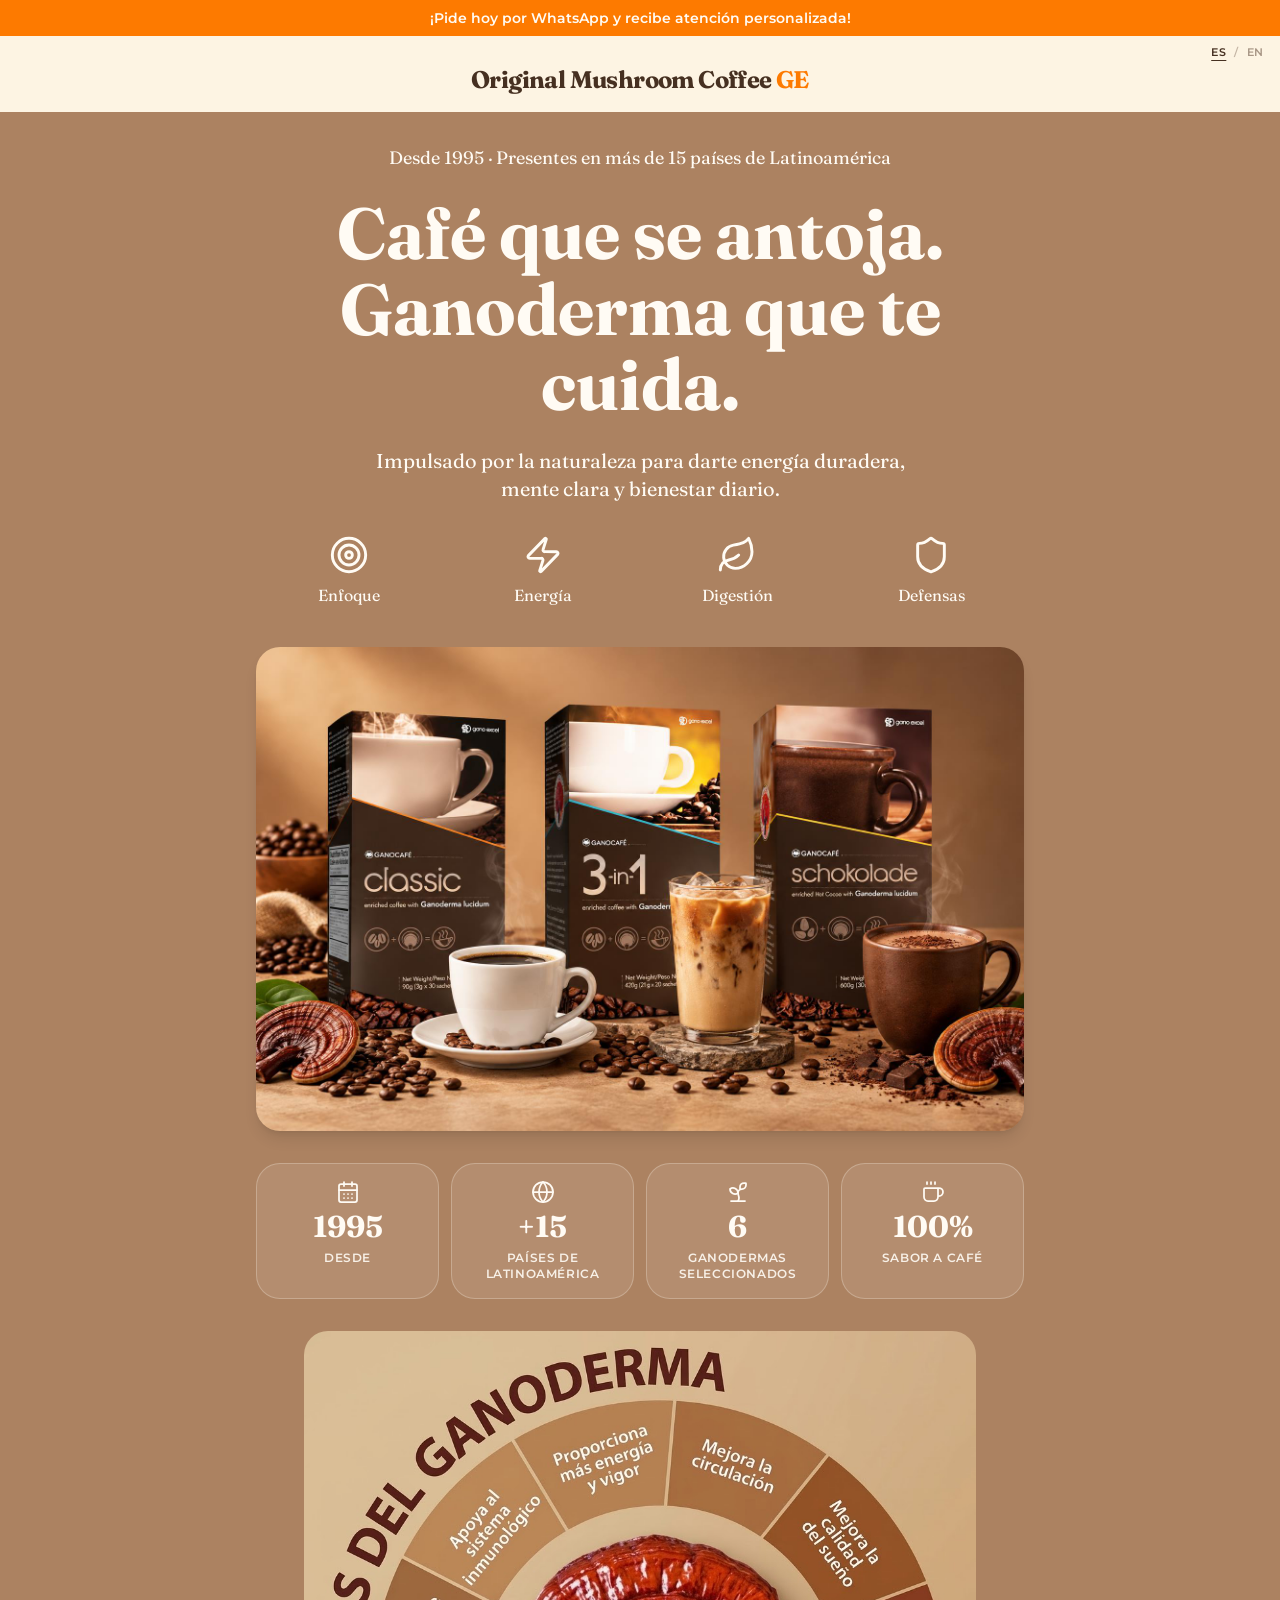
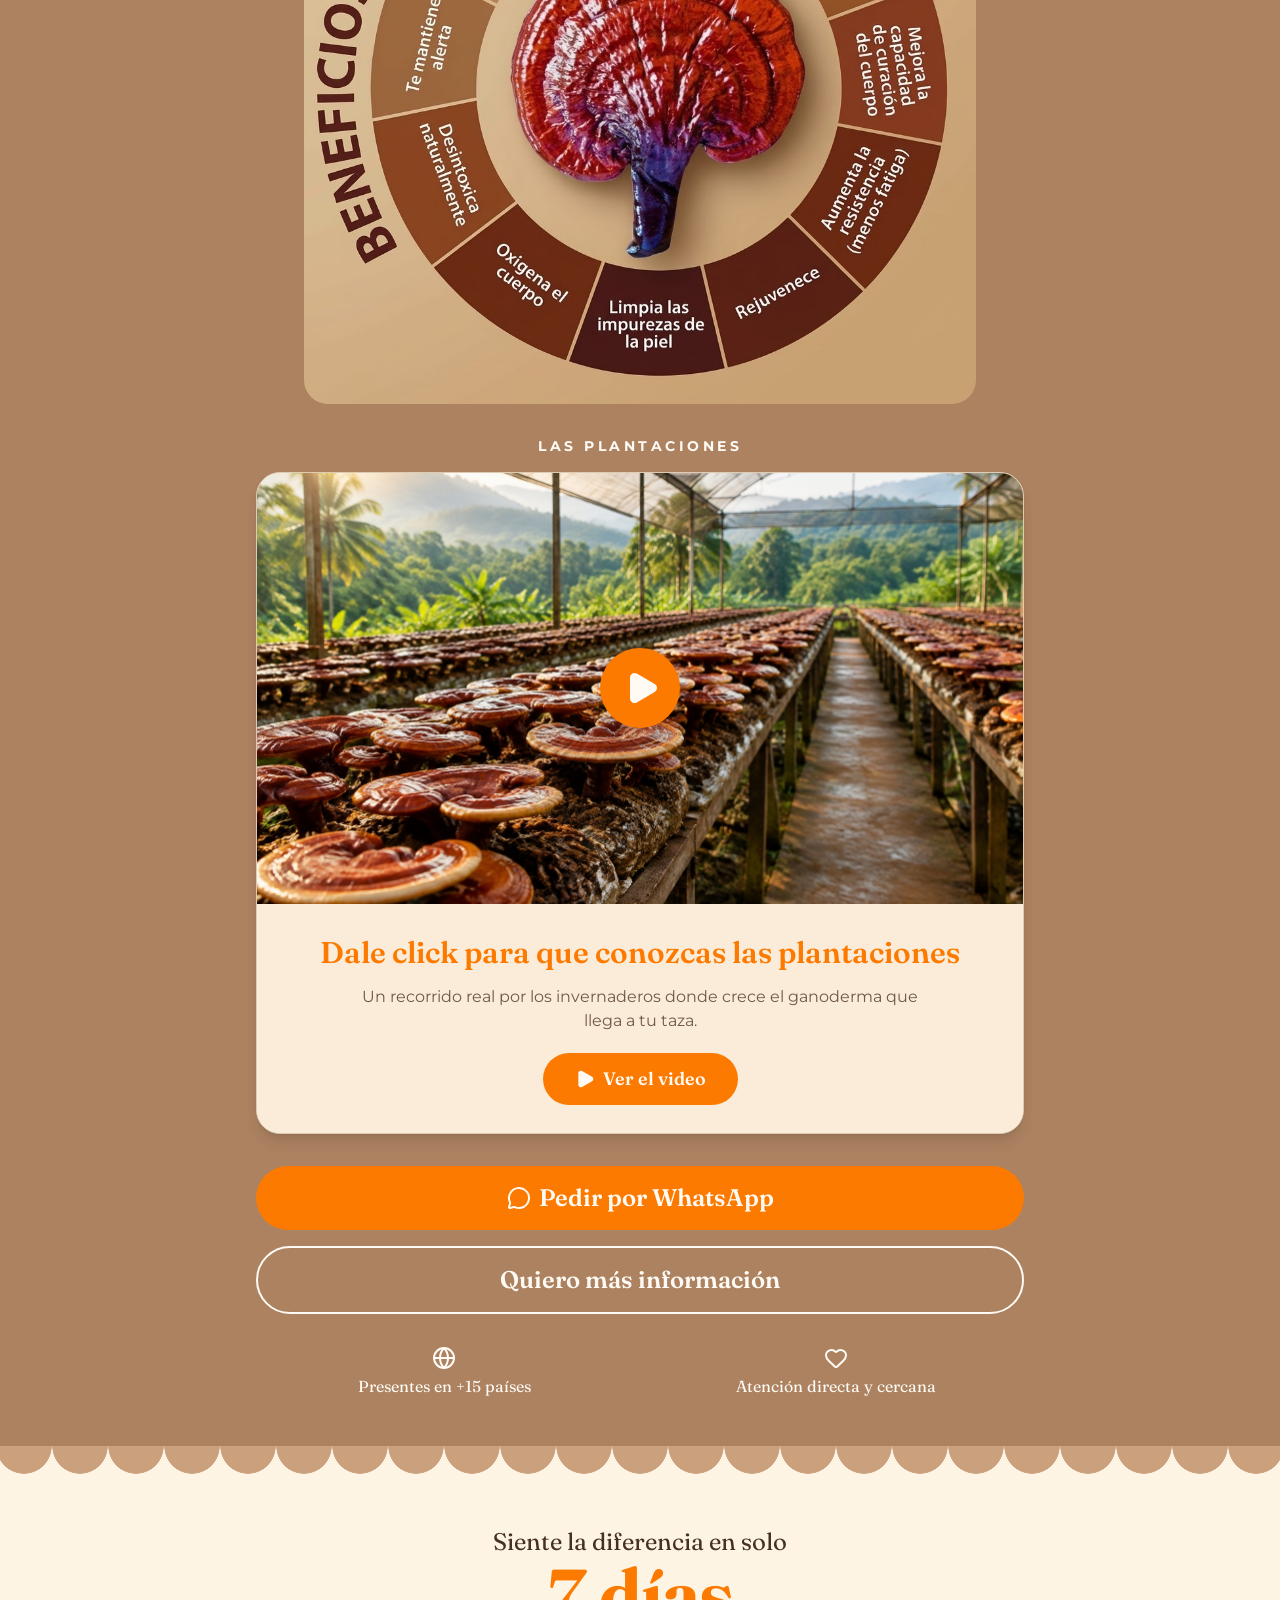
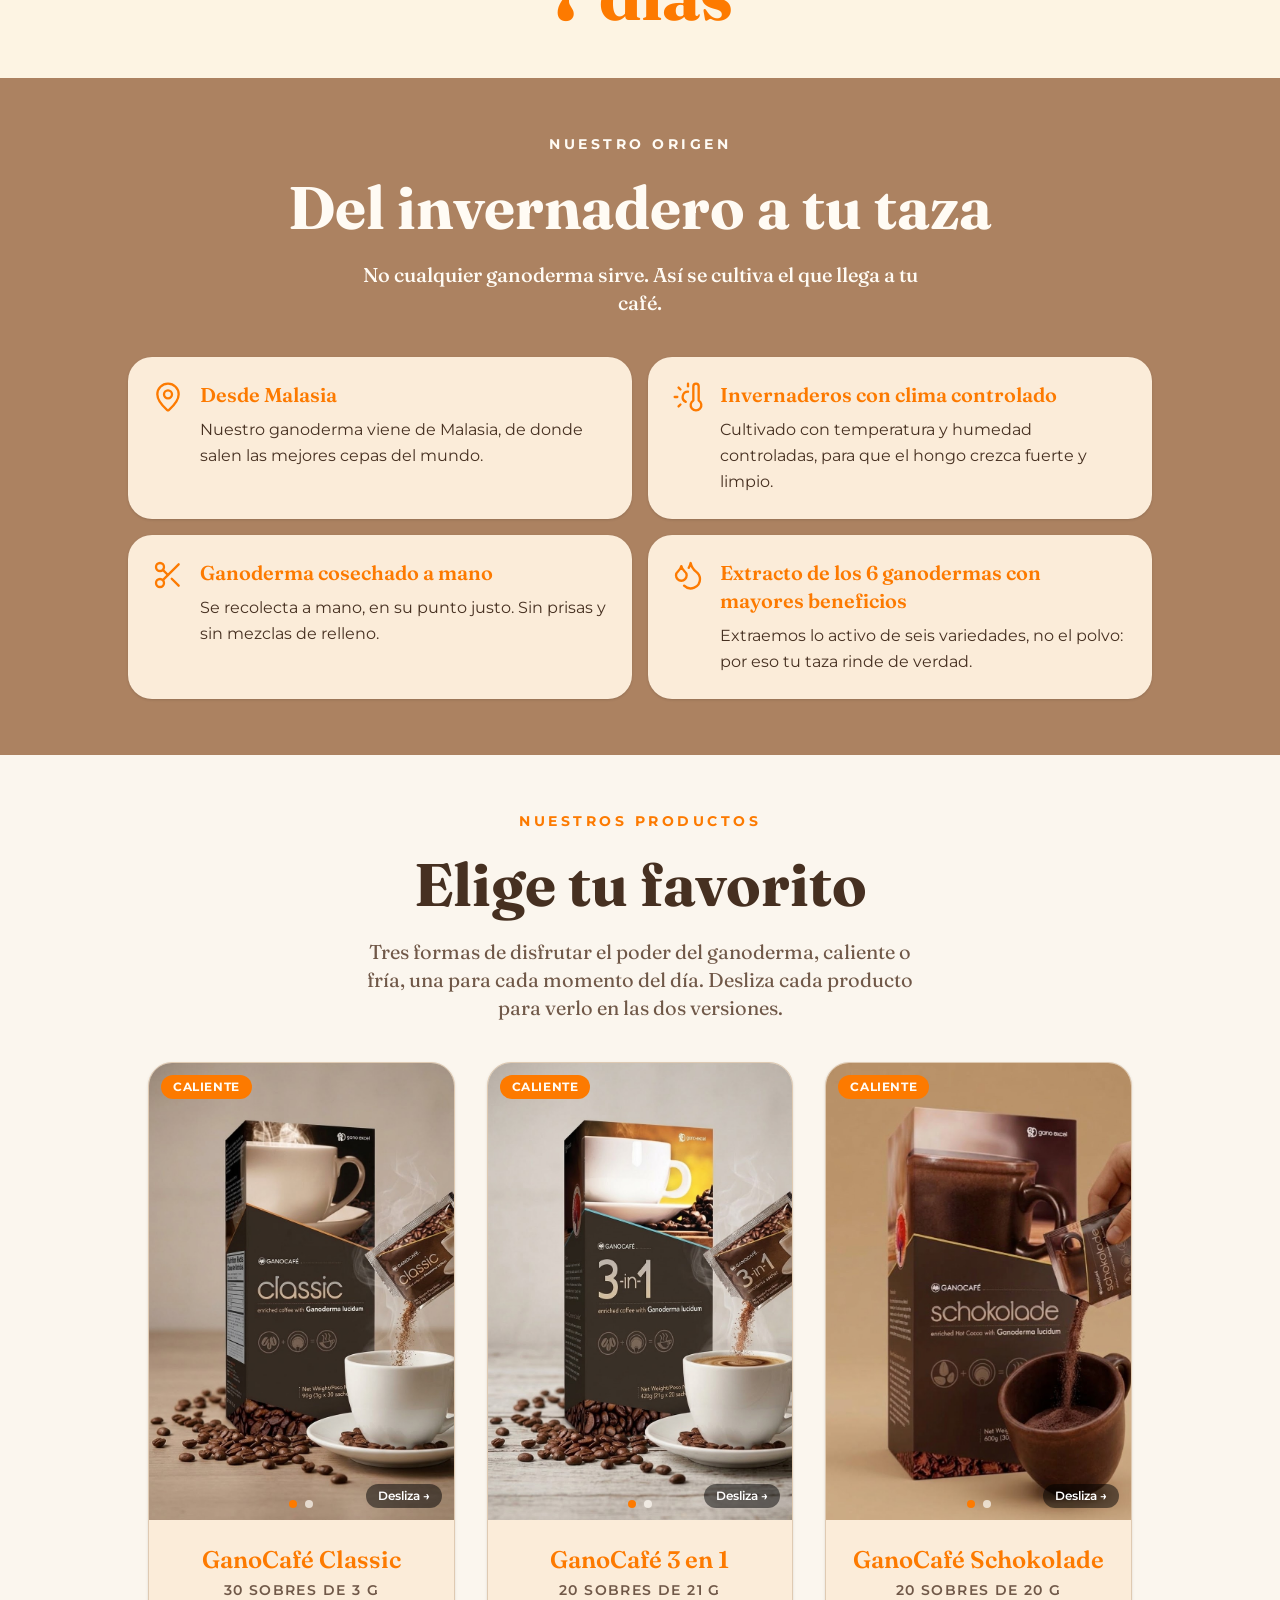
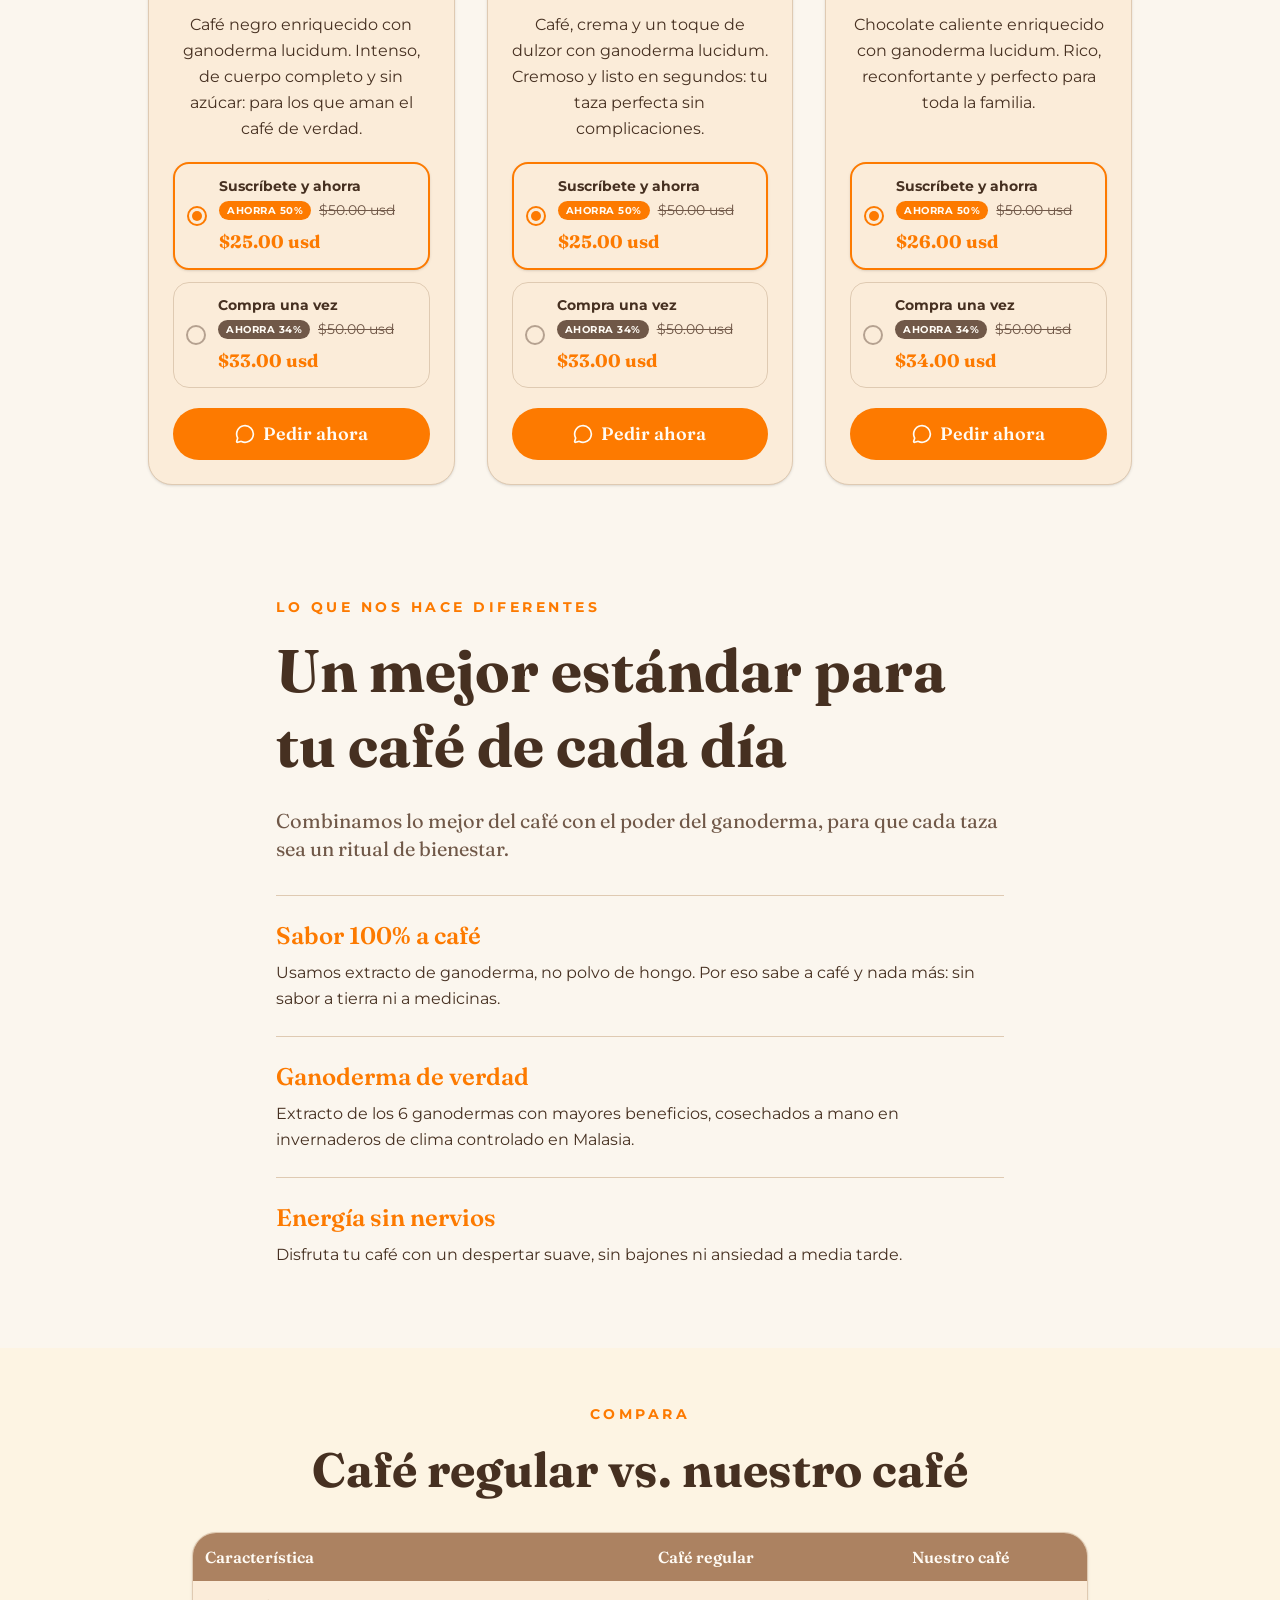
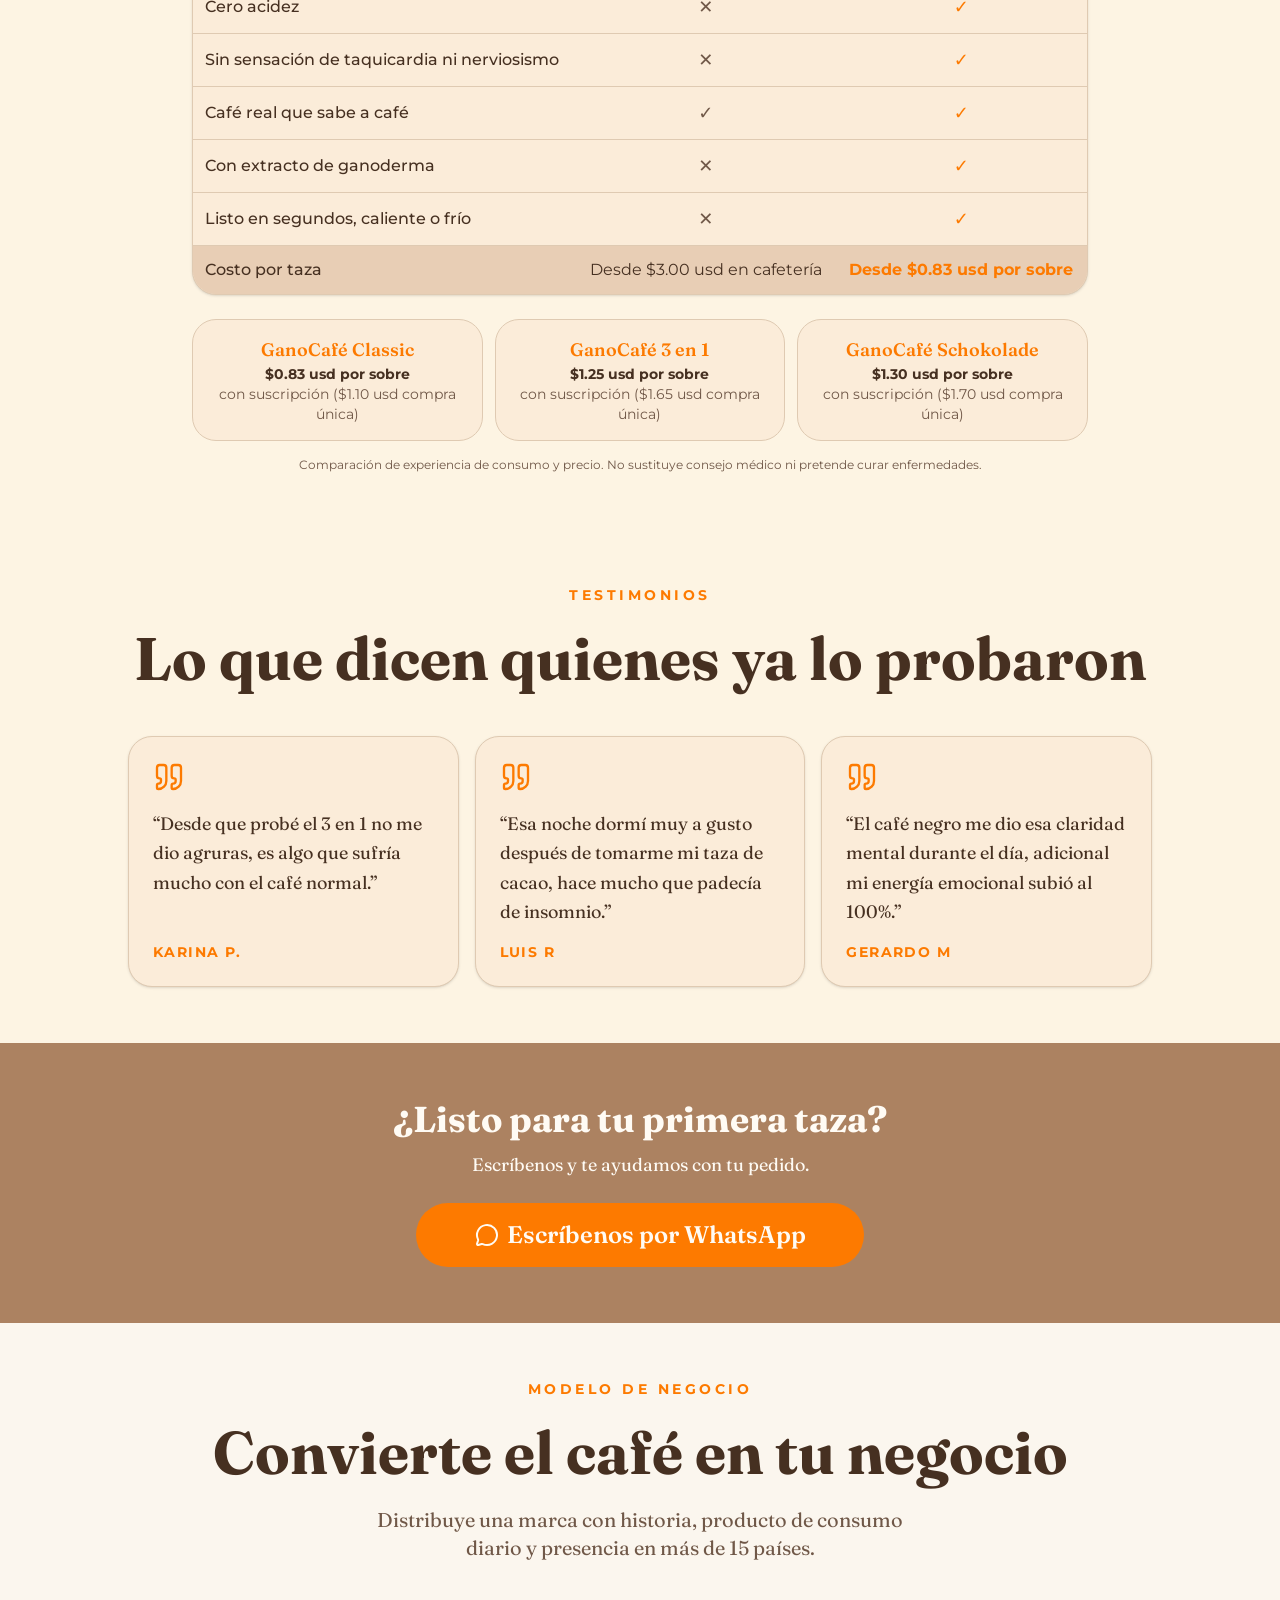
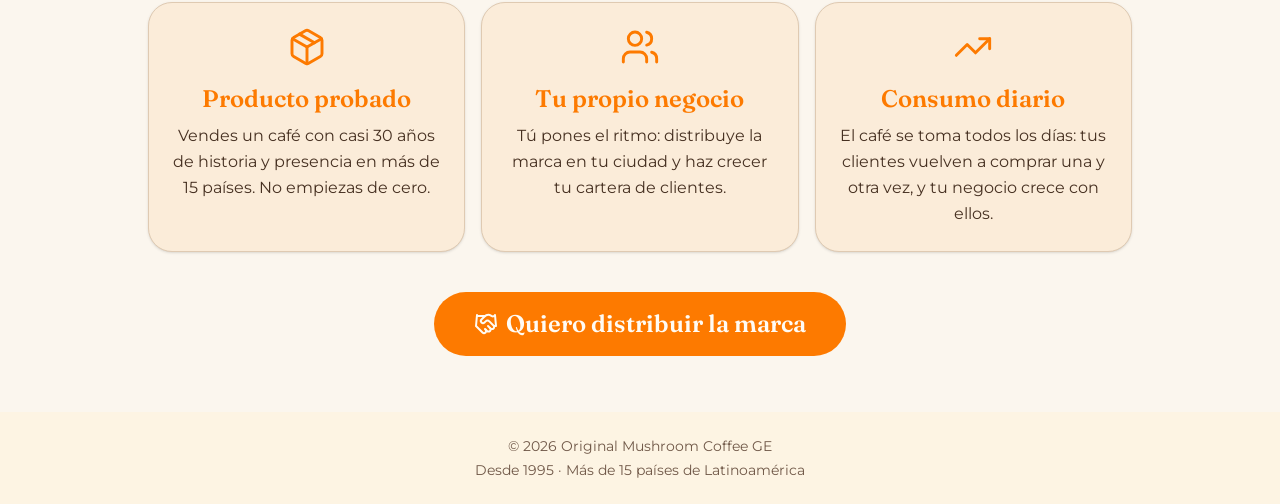
<file: vanilla-site/index.html>
<!DOCTYPE html>
<html lang="es">
  <head>
    <meta charset="utf-8" />
    <meta name="viewport" content="width=device-width, initial-scale=1" />
    <title>Original Mushroom Coffee GE | Café con Ganoderma</title>
    <meta
      name="description"
      content="Café con extracto de ganoderma desde 1995, presente en más de 15 países de Latinoamérica. Pide por WhatsApp."
    />
    <meta property="og:title" content="Original Mushroom Coffee GE" />
    <meta
      property="og:description"
      content="Café con extracto de ganoderma. Sabor 100% a café, energía sin nervios y bienestar diario."
    />
    <meta property="og:type" content="website" />
    <meta name="twitter:card" content="summary_large_image" />
    <meta name="twitter:title" content="Original Mushroom Coffee GE" />
    <meta
      name="twitter:description"
      content="Café con extracto de ganoderma. Sabor 100% a café, energía sin nervios y bienestar diario."
    />
    <link rel="icon" href="images/favicon.ico" type="image/x-icon" />
    <link rel="preconnect" href="https://fonts.googleapis.com" />
    <link rel="preconnect" href="https://fonts.gstatic.com" crossorigin />
    <link
      rel="stylesheet"
      href="https://fonts.googleapis.com/css2?family=Fraunces:opsz,wght@9..144,400;9..144,600;9..144,700&family=Montserrat:wght@400;600;700&display=swap"
    />
    <link rel="stylesheet" href="style.css" />
  </head>
  <body>
    <!-- ==================== HOME VIEW (#/) ==================== -->
    <div id="page-home" class="page-shell">
      <div class="top-banner" data-i18n="home.banner">
        ¡Pide hoy por WhatsApp y recibe atención personalizada!
      </div>

      <header class="site-header site-header--home">
        <div class="lang-toggle lang-toggle--corner">
          <span class="lang-toggle__item">
            <button
              type="button"
              class="lang-toggle__btn is-active"
              data-lang-btn="es"
              aria-pressed="true"
              aria-label="Ver en español"
            >
              ES
            </button>
          </span>
          <span class="lang-toggle__item">
            <span class="lang-toggle__sep" aria-hidden="true">/</span>
            <button
              type="button"
              class="lang-toggle__btn"
              data-lang-btn="en"
              aria-pressed="false"
              aria-label="View in English"
            >
              EN
            </button>
          </span>
        </div>
        <span class="brand-wordmark brand-wordmark--home">
          Original Mushroom Coffee <span class="text-primary">GE</span>
        </span>
      </header>

      <section class="hero-section">
        <div class="container container--3xl">
          <p class="hero-eyebrow" data-i18n="home.heroEyebrow">
            Desde 1995 · Presentes en más de 15 países de Latinoamérica
          </p>
          <h1 class="hero-title" data-i18n="home.heroTitle">
            Café que se antoja. Ganoderma que te cuida.
          </h1>
          <p class="hero-subtitle" data-i18n="home.heroSubtitle">
            Impulsado por la naturaleza para darte energía duradera, mente clara y bienestar diario.
          </p>

          <div class="benefits-grid">
            <div class="benefit-item">
              <svg xmlns="http://www.w3.org/2000/svg" width="24" height="24" viewBox="0 0 24 24" fill="none" stroke="currentColor" stroke-width="1.75" stroke-linecap="round" stroke-linejoin="round" class="icon-10" aria-hidden="true">
                <circle cx="12" cy="12" r="10"></circle>
                <circle cx="12" cy="12" r="6"></circle>
                <circle cx="12" cy="12" r="2"></circle>
              </svg>
              <span class="benefit-item__label" data-i18n="home.benefit1">Enfoque</span>
            </div>
            <div class="benefit-item">
              <svg xmlns="http://www.w3.org/2000/svg" width="24" height="24" viewBox="0 0 24 24" fill="none" stroke="currentColor" stroke-width="1.75" stroke-linecap="round" stroke-linejoin="round" class="icon-10" aria-hidden="true">
                <path d="M4 14a1 1 0 0 1-.78-1.63l9.9-10.2a.5.5 0 0 1 .86.46l-1.92 6.02A1 1 0 0 0 13 10h7a1 1 0 0 1 .78 1.63l-9.9 10.2a.5.5 0 0 1-.86-.46l1.92-6.02A1 1 0 0 0 11 14z"></path>
              </svg>
              <span class="benefit-item__label" data-i18n="home.benefit2">Energía</span>
            </div>
            <div class="benefit-item">
              <svg xmlns="http://www.w3.org/2000/svg" width="24" height="24" viewBox="0 0 24 24" fill="none" stroke="currentColor" stroke-width="1.75" stroke-linecap="round" stroke-linejoin="round" class="icon-10" aria-hidden="true">
                <path d="M11 20A7 7 0 0 1 9.8 6.1C15.5 5 17 4.48 19 2c1 2 2 4.18 2 8 0 5.5-4.78 10-10 10Z"></path>
                <path d="M2 21c0-3 1.85-5.36 5.08-6C9.5 14.52 12 13 13 12"></path>
              </svg>
              <span class="benefit-item__label" data-i18n="home.benefit3">Digestión</span>
            </div>
            <div class="benefit-item">
              <svg xmlns="http://www.w3.org/2000/svg" width="24" height="24" viewBox="0 0 24 24" fill="none" stroke="currentColor" stroke-width="1.75" stroke-linecap="round" stroke-linejoin="round" class="icon-10" aria-hidden="true">
                <path d="M20 13c0 5-3.5 7.5-7.66 8.95a1 1 0 0 1-.67-.01C7.5 20.5 4 18 4 13V6a1 1 0 0 1 1-1c2 0 4.5-1.2 6.24-2.72a1.17 1.17 0 0 1 1.52 0C14.51 3.81 17 5 19 5a1 1 0 0 1 1 1z"></path>
              </svg>
              <span class="benefit-item__label" data-i18n="home.benefit4">Defensas</span>
            </div>
          </div>

          <img
            src="images/hero-productos.jpg"
            alt="Los tres productos: GanoCafé Classic, GanoCafé 3 en 1 y GanoCafé Schokolade, con sus bebidas preparadas calientes y frías"
            data-i18n-alt="home.heroImgAlt"
            width="1600"
            height="1000"
            class="hero-product-img"
          />

          <div class="stats-grid">
            <div class="stat-card">
              <svg xmlns="http://www.w3.org/2000/svg" width="24" height="24" viewBox="0 0 24 24" fill="none" stroke="currentColor" stroke-width="1.75" stroke-linecap="round" stroke-linejoin="round" class="icon-6 mx-auto" aria-hidden="true">
                <path d="M8 2v4"></path>
                <path d="M16 2v4"></path>
                <rect width="18" height="18" x="3" y="4" rx="2"></rect>
                <path d="M3 10h18"></path>
                <path d="M8 14h.01"></path>
                <path d="M12 14h.01"></path>
                <path d="M16 14h.01"></path>
                <path d="M8 18h.01"></path>
                <path d="M12 18h.01"></path>
                <path d="M16 18h.01"></path>
              </svg>
              <p class="stat-card__num">1995</p>
              <p class="stat-card__label" data-i18n="home.stat1">Desde</p>
            </div>
            <div class="stat-card">
              <svg xmlns="http://www.w3.org/2000/svg" width="24" height="24" viewBox="0 0 24 24" fill="none" stroke="currentColor" stroke-width="1.75" stroke-linecap="round" stroke-linejoin="round" class="icon-6 mx-auto" aria-hidden="true">
                <circle cx="12" cy="12" r="10"></circle>
                <path d="M12 2a14.5 14.5 0 0 0 0 20 14.5 14.5 0 0 0 0-20"></path>
                <path d="M2 12h20"></path>
              </svg>
              <p class="stat-card__num">+15</p>
              <p class="stat-card__label" data-i18n="home.stat2">Países de Latinoamérica</p>
            </div>
            <div class="stat-card">
              <svg xmlns="http://www.w3.org/2000/svg" width="24" height="24" viewBox="0 0 24 24" fill="none" stroke="currentColor" stroke-width="1.75" stroke-linecap="round" stroke-linejoin="round" class="icon-6 mx-auto" aria-hidden="true">
                <path d="M14 9.536V7a4 4 0 0 1 4-4h1.5a.5.5 0 0 1 .5.5V5a4 4 0 0 1-4 4 4 4 0 0 0-4 4c0 2 1 3 1 5a5 5 0 0 1-1 3"></path>
                <path d="M4 9a5 5 0 0 1 8 4 5 5 0 0 1-8-4"></path>
                <path d="M5 21h14"></path>
              </svg>
              <p class="stat-card__num">6</p>
              <p class="stat-card__label" data-i18n="home.stat3">Ganodermas seleccionados</p>
            </div>
            <div class="stat-card">
              <svg xmlns="http://www.w3.org/2000/svg" width="24" height="24" viewBox="0 0 24 24" fill="none" stroke="currentColor" stroke-width="1.75" stroke-linecap="round" stroke-linejoin="round" class="icon-6 mx-auto" aria-hidden="true">
                <path d="M10 2v2"></path>
                <path d="M14 2v2"></path>
                <path d="M16 8a1 1 0 0 1 1 1v8a4 4 0 0 1-4 4H7a4 4 0 0 1-4-4V9a1 1 0 0 1 1-1h14a4 4 0 1 1 0 8h-1"></path>
                <path d="M6 2v2"></path>
              </svg>
              <p class="stat-card__num">100%</p>
              <p class="stat-card__label" data-i18n="home.stat4">Sabor a café</p>
            </div>
          </div>

          <img
            src="images/ganoderma-beneficios.jpg"
            alt="Beneficios del ganoderma: apoya el sistema inmunológico, da energía, mejora la circulación, el sueño y la piel, oxigena y desintoxica el cuerpo"
            data-i18n-alt="home.ganodermaImgAlt"
            width="1024"
            height="1026"
            class="ganoderma-img"
          />

          <div class="video-block" id="plantation-video">
            <p class="section-kicker section-kicker--light" data-i18n="home.videoKicker">
              Las plantaciones
            </p>
            <div class="video-card">
              <div class="video-card__media" id="plantation-video-media">
                <button
                  type="button"
                  class="video-poster-btn"
                  data-video-play
                  aria-label="Reproducir el video de las plantaciones"
                  data-i18n-aria="home.videoPlayAria"
                >
                  <img
                    src="images/plantacion-ganoderma.jpg"
                    alt="Invernaderos de ganoderma con filas de cultivo en un paisaje tropical"
                    data-i18n-alt="home.videoImgAlt"
                    width="1536"
                    height="1024"
                    class="video-poster-img"
                  />
                  <span class="video-play-overlay">
                    <span class="video-play-circle">
                      <svg xmlns="http://www.w3.org/2000/svg" width="24" height="24" viewBox="0 0 24 24" fill="currentColor" stroke="currentColor" stroke-width="2" stroke-linecap="round" stroke-linejoin="round" class="video-play-icon" aria-hidden="true">
                        <path d="M5 5a2 2 0 0 1 3.008-1.728l11.997 6.998a2 2 0 0 1 .003 3.458l-12 7A2 2 0 0 1 5 19z"></path>
                      </svg>
                    </span>
                  </span>
                </button>
              </div>
              <div class="video-card__body" id="plantation-video-body">
                <p class="video-card__title" data-i18n="home.videoTitle">
                  Dale click para que conozcas las plantaciones
                </p>
                <p class="video-card__desc" data-i18n="home.videoDesc">
                  Un recorrido real por los invernaderos donde crece el ganoderma que llega a tu taza.
                </p>
                <button type="button" class="btn-video-cta" data-video-play id="plantation-video-cta">
                  <svg xmlns="http://www.w3.org/2000/svg" width="24" height="24" viewBox="0 0 24 24" fill="currentColor" stroke="currentColor" stroke-width="2" stroke-linecap="round" stroke-linejoin="round" class="icon-5" aria-hidden="true">
                    <path d="M5 5a2 2 0 0 1 3.008-1.728l11.997 6.998a2 2 0 0 1 .003 3.458l-12 7A2 2 0 0 1 5 19z"></path>
                  </svg>
                  <span data-i18n="home.videoBtn">Ver el video</span>
                </button>
              </div>
            </div>
          </div>

          <div class="hero-ctas">
            <a
              href="https://wa.me/528110169320?text=%C2%A1Hola!%20Me%20interesa%20el%20Original%20Mushroom%20Coffee%20GE%20%E2%98%95%F0%9F%8D%84"
              target="_blank"
              rel="noreferrer"
              class="btn-pill btn-pill--primary btn-pill--lg"
              data-wa-key="general"
            >
              <svg xmlns="http://www.w3.org/2000/svg" width="24" height="24" viewBox="0 0 24 24" fill="none" stroke="currentColor" stroke-width="2" stroke-linecap="round" stroke-linejoin="round" class="icon-6" aria-hidden="true">
                <path d="M2.992 16.342a2 2 0 0 1 .094 1.167l-1.065 3.29a1 1 0 0 0 1.236 1.168l3.413-.998a2 2 0 0 1 1.099.092 10 10 0 1 0-4.777-4.719"></path>
              </svg>
              <span data-i18n="home.ctaOrder">Pedir por WhatsApp</span>
            </a>
            <a
              href="https://wa.me/528110169320?text=Hola%2C%20quiero%20m%C3%A1s%20informaci%C3%B3n%20sobre%20el%20caf%C3%A9%20con%20ganoderma"
              target="_blank"
              rel="noreferrer"
              class="btn-pill btn-pill--outline-light btn-pill--lg"
              data-wa-key="moreInfo"
              data-i18n="home.ctaInfo"
            >
              Quiero más información
            </a>
          </div>

          <div class="trust-grid">
            <div class="trust-item">
              <svg xmlns="http://www.w3.org/2000/svg" width="24" height="24" viewBox="0 0 24 24" fill="none" stroke="currentColor" stroke-width="2" stroke-linecap="round" stroke-linejoin="round" class="icon-6" aria-hidden="true">
                <circle cx="12" cy="12" r="10"></circle>
                <path d="M12 2a14.5 14.5 0 0 0 0 20 14.5 14.5 0 0 0 0-20"></path>
                <path d="M2 12h20"></path>
              </svg>
              <span data-i18n="home.trust1">Presentes en +15 países</span>
            </div>
            <div class="trust-item">
              <svg xmlns="http://www.w3.org/2000/svg" width="24" height="24" viewBox="0 0 24 24" fill="none" stroke="currentColor" stroke-width="2" stroke-linecap="round" stroke-linejoin="round" class="icon-6" aria-hidden="true">
                <path d="M2 9.5a5.5 5.5 0 0 1 9.591-3.676.56.56 0 0 0 .818 0A5.49 5.49 0 0 1 22 9.5c0 2.29-1.5 4-3 5.5l-5.492 5.313a2 2 0 0 1-3 .019L5 15c-1.5-1.5-3-3.2-3-5.5"></path>
              </svg>
              <span data-i18n="home.trust2">Atención directa y cercana</span>
            </div>
          </div>
        </div>
      </section>

      <section class="wave-band">
        <div class="wave-top"></div>
      </section>

      <section class="seven-days-section">
        <p class="seven-days__lead" data-i18n="home.sevenDaysLead">Siente la diferencia en solo</p>
        <p class="seven-days__num" data-i18n="home.sevenDaysNum">7 días</p>
      </section>

      <section class="section section--caramel">
        <div class="container container--5xl">
          <p class="section-kicker section-kicker--light" data-i18n="home.originKicker">Nuestro origen</p>
          <h2 class="section-title section-title--xl section-title--light" data-i18n="home.originTitle">
            Del invernadero a tu taza
          </h2>
          <p class="section-subtitle section-subtitle--light" data-i18n="home.originSubtitle">
            No cualquier ganoderma sirve. Así se cultiva el que llega a tu café.
          </p>

          <div class="origin-grid">
            <div class="origin-card">
              <svg xmlns="http://www.w3.org/2000/svg" width="24" height="24" viewBox="0 0 24 24" fill="none" stroke="currentColor" stroke-width="1.75" stroke-linecap="round" stroke-linejoin="round" class="icon-8 shrink-0 text-primary" aria-hidden="true">
                <path d="M20 10c0 4.993-5.539 10.193-7.399 11.799a1 1 0 0 1-1.202 0C9.539 20.193 4 14.993 4 10a8 8 0 0 1 16 0"></path>
                <circle cx="12" cy="10" r="3"></circle>
              </svg>
              <div>
                <h3 class="origin-card__title" data-i18n="home.origin1Title">Desde Malasia</h3>
                <p class="origin-card__desc" data-i18n="home.origin1Desc">
                  Nuestro ganoderma viene de Malasia, de donde salen las mejores cepas del mundo.
                </p>
              </div>
            </div>

            <div class="origin-card">
              <svg xmlns="http://www.w3.org/2000/svg" width="24" height="24" viewBox="0 0 24 24" fill="none" stroke="currentColor" stroke-width="1.75" stroke-linecap="round" stroke-linejoin="round" class="icon-8 shrink-0 text-primary" aria-hidden="true">
                <path d="M12 2v2"></path>
                <path d="M12 8a4 4 0 0 0-1.645 7.647"></path>
                <path d="M2 12h2"></path>
                <path d="M20 14.54a4 4 0 1 1-4 0V4a2 2 0 0 1 4 0z"></path>
                <path d="m4.93 4.93 1.41 1.41"></path>
                <path d="m6.34 17.66-1.41 1.41"></path>
              </svg>
              <div>
                <h3 class="origin-card__title" data-i18n="home.origin2Title">
                  Invernaderos con clima controlado
                </h3>
                <p class="origin-card__desc" data-i18n="home.origin2Desc">
                  Cultivado con temperatura y humedad controladas, para que el hongo crezca fuerte y limpio.
                </p>
              </div>
            </div>

            <div class="origin-card">
              <svg xmlns="http://www.w3.org/2000/svg" width="24" height="24" viewBox="0 0 24 24" fill="none" stroke="currentColor" stroke-width="1.75" stroke-linecap="round" stroke-linejoin="round" class="icon-8 shrink-0 text-primary" aria-hidden="true">
                <circle cx="6" cy="6" r="3"></circle>
                <path d="M8.12 8.12 12 12"></path>
                <path d="M20 4 8.12 15.88"></path>
                <circle cx="6" cy="18" r="3"></circle>
                <path d="M14.8 14.8 20 20"></path>
              </svg>
              <div>
                <h3 class="origin-card__title" data-i18n="home.origin3Title">Ganoderma cosechado a mano</h3>
                <p class="origin-card__desc" data-i18n="home.origin3Desc">
                  Se recolecta a mano, en su punto justo. Sin prisas y sin mezclas de relleno.
                </p>
              </div>
            </div>

            <div class="origin-card">
              <svg xmlns="http://www.w3.org/2000/svg" width="24" height="24" viewBox="0 0 24 24" fill="none" stroke="currentColor" stroke-width="1.75" stroke-linecap="round" stroke-linejoin="round" class="icon-8 shrink-0 text-primary" aria-hidden="true">
                <path d="M7 16.3c2.2 0 4-1.83 4-4.05 0-1.16-.57-2.26-1.71-3.19S7.29 6.75 7 5.3c-.29 1.45-1.14 2.84-2.29 3.76S3 11.1 3 12.25c0 2.22 1.8 4.05 4 4.05z"></path>
                <path d="M12.56 6.6A10.97 10.97 0 0 0 14 3.02c.5 2.5 2 4.9 4 6.5s3 3.5 3 5.5a6.98 6.98 0 0 1-11.91 4.97"></path>
              </svg>
              <div>
                <h3 class="origin-card__title" data-i18n="home.origin4Title">
                  Extracto de los 6 ganodermas con mayores beneficios
                </h3>
                <p class="origin-card__desc" data-i18n="home.origin4Desc">
                  Extraemos lo activo de seis variedades, no el polvo: por eso tu taza rinde de verdad.
                </p>
              </div>
            </div>
          </div>
        </div>
      </section>

      <section class="section section--contained-5xl">
          <p class="section-kicker" data-i18n="home.productsKicker">Nuestros productos</p>
          <h2 class="section-title section-title--xl" data-i18n="home.productsTitle">Elige tu favorito</h2>
          <p class="section-subtitle" data-i18n="home.productsSubtitle">
            Tres formas de disfrutar el poder del ganoderma, caliente o fría, una para cada momento del día. Desliza cada producto para verlo en las dos versiones.
          </p>

          <div class="products-grid">
            <!-- Product 1: Classic -->
            <div class="product-card" data-product="GanoCafé Classic">
              <div class="product-carousel" data-carousel>
                <div class="product-carousel__track" data-carousel-track>
                  <div class="product-carousel__slide">
                    <img
                      src="images/ganocafe-classic.jpg"
                      alt="Caja de GanoCafé Classic con ganoderma, preparación caliente"
                      data-i18n-alt="home.prodClassicHotAlt"
                      width="832"
                      height="1248"
                      class="product-carousel__img"
                    />
                    <span class="product-carousel__badge" data-i18n="home.badgeHot">Caliente</span>
                  </div>
                  <div class="product-carousel__slide">
                    <img
                      src="images/classic-frio.jpg"
                      alt="GanoCafé Classic preparado como bebida fría con hielo"
                      data-i18n-alt="home.prodClassicIcedAlt"
                      width="832"
                      height="1248"
                      class="product-carousel__img"
                    />
                    <span class="product-carousel__badge" data-i18n="home.badgeIced">Fría</span>
                  </div>
                </div>
                <div class="product-carousel__dots">
                  <span class="product-carousel__dot is-active" data-carousel-dot="0"></span>
                  <span class="product-carousel__dot" data-carousel-dot="1"></span>
                </div>
                <span class="product-carousel__hint" data-carousel-hint data-i18n="home.swipeHint">
                  Desliza →
                </span>
              </div>

              <div class="product-card__body">
                <h3 class="product-card__title" data-i18n="home.prodClassicTitle">GanoCafé Classic</h3>
                <p class="product-card__meta" data-i18n="home.prodClassicMeta">30 sobres de 3 g</p>
                <p class="product-card__desc" data-i18n="home.prodClassicDesc">
                  Café negro enriquecido con ganoderma lucidum. Intenso, de cuerpo completo y sin azúcar: para los que aman el café de verdad.
                </p>

                <div class="price-options">
                  <label class="price-option is-selected" data-price-option="subscribe">
                    <input type="radio" class="sr-only" name="precio-GanoCafé Classic" value="subscribe" checked />
                    <span aria-hidden="true" class="price-radio">
                      <span class="price-radio__dot"></span>
                    </span>
                    <span class="price-option__content">
                      <span class="price-option__label" data-i18n="home.optSubscribe">Suscríbete y ahorra</span>
                      <span class="price-option__row">
                        <span class="price-badge price-badge--primary">
                          <span data-i18n="home.saveWord">Ahorra</span> 50%
                        </span>
                        <span class="price-original">$50.00 usd</span>
                        <span class="price-final">$25.00 usd</span>
                      </span>
                    </span>
                  </label>
                  <label class="price-option" data-price-option="oneTime">
                    <input type="radio" class="sr-only" name="precio-GanoCafé Classic" value="oneTime" />
                    <span aria-hidden="true" class="price-radio">
                      <span class="price-radio__dot"></span>
                    </span>
                    <span class="price-option__content">
                      <span class="price-option__label" data-i18n="home.optOneTime">Compra una vez</span>
                      <span class="price-option__row">
                        <span class="price-badge price-badge--muted">
                          <span data-i18n="home.saveWord">Ahorra</span> 34%
                        </span>
                        <span class="price-original">$50.00 usd</span>
                        <span class="price-final">$33.00 usd</span>
                      </span>
                    </span>
                  </label>
                </div>

                <a
                  href="https://wa.me/528110169320?text=%C2%A1Hola!%20Quiero%20el%20GanoCaf%C3%A9%20Classic%20%E2%98%95%F0%9F%8D%84%20(Suscr%C3%ADbete%20y%20ahorra%3A%20%2425.00%20usd)"
                  target="_blank"
                  rel="noreferrer"
                  class="btn-pill btn-pill--primary btn-pill--md product-card__cta"
                  data-product-cta
                >
                  <svg xmlns="http://www.w3.org/2000/svg" width="24" height="24" viewBox="0 0 24 24" fill="none" stroke="currentColor" stroke-width="2" stroke-linecap="round" stroke-linejoin="round" class="icon-5" aria-hidden="true">
                    <path d="M2.992 16.342a2 2 0 0 1 .094 1.167l-1.065 3.29a1 1 0 0 0 1.236 1.168l3.413-.998a2 2 0 0 1 1.099.092 10 10 0 1 0-4.777-4.719"></path>
                  </svg>
                  <span data-i18n="home.orderNow">Pedir ahora</span>
                </a>
              </div>
            </div>

            <!-- Product 2: 3 en 1 -->
            <div class="product-card" data-product="GanoCafé 3 en 1">
              <div class="product-carousel" data-carousel>
                <div class="product-carousel__track" data-carousel-track>
                  <div class="product-carousel__slide">
                    <img
                      src="images/ganocafe-3en1.jpg"
                      alt="Caja de GanoCafé 3 en 1 con ganoderma, preparación caliente"
                      data-i18n-alt="home.prod3in1HotAlt"
                      width="832"
                      height="1248"
                      class="product-carousel__img"
                    />
                    <span class="product-carousel__badge" data-i18n="home.badgeHot">Caliente</span>
                  </div>
                  <div class="product-carousel__slide">
                    <img
                      src="images/3en1-frio.jpg"
                      alt="GanoCafé 3 en 1 preparado como bebida fría con hielo"
                      data-i18n-alt="home.prod3in1IcedAlt"
                      width="832"
                      height="1248"
                      class="product-carousel__img"
                    />
                    <span class="product-carousel__badge" data-i18n="home.badgeIced">Fría</span>
                  </div>
                </div>
                <div class="product-carousel__dots">
                  <span class="product-carousel__dot is-active" data-carousel-dot="0"></span>
                  <span class="product-carousel__dot" data-carousel-dot="1"></span>
                </div>
                <span class="product-carousel__hint" data-carousel-hint data-i18n="home.swipeHint">
                  Desliza →
                </span>
              </div>

              <div class="product-card__body">
                <h3 class="product-card__title" data-i18n="home.prod3in1Title">GanoCafé 3 en 1</h3>
                <p class="product-card__meta" data-i18n="home.prod3in1Meta">20 sobres de 21 g</p>
                <p class="product-card__desc" data-i18n="home.prod3in1Desc">
                  Café, crema y un toque de dulzor con ganoderma lucidum. Cremoso y listo en segundos: tu taza perfecta sin complicaciones.
                </p>

                <div class="price-options">
                  <label class="price-option is-selected" data-price-option="subscribe">
                    <input type="radio" class="sr-only" name="precio-GanoCafé 3 en 1" value="subscribe" checked />
                    <span aria-hidden="true" class="price-radio">
                      <span class="price-radio__dot"></span>
                    </span>
                    <span class="price-option__content">
                      <span class="price-option__label" data-i18n="home.optSubscribe">Suscríbete y ahorra</span>
                      <span class="price-option__row">
                        <span class="price-badge price-badge--primary">
                          <span data-i18n="home.saveWord">Ahorra</span> 50%
                        </span>
                        <span class="price-original">$50.00 usd</span>
                        <span class="price-final">$25.00 usd</span>
                      </span>
                    </span>
                  </label>
                  <label class="price-option" data-price-option="oneTime">
                    <input type="radio" class="sr-only" name="precio-GanoCafé 3 en 1" value="oneTime" />
                    <span aria-hidden="true" class="price-radio">
                      <span class="price-radio__dot"></span>
                    </span>
                    <span class="price-option__content">
                      <span class="price-option__label" data-i18n="home.optOneTime">Compra una vez</span>
                      <span class="price-option__row">
                        <span class="price-badge price-badge--muted">
                          <span data-i18n="home.saveWord">Ahorra</span> 34%
                        </span>
                        <span class="price-original">$50.00 usd</span>
                        <span class="price-final">$33.00 usd</span>
                      </span>
                    </span>
                  </label>
                </div>

                <a
                  href="https://wa.me/528110169320?text=%C2%A1Hola!%20Quiero%20el%20GanoCaf%C3%A9%203%20en%201%20%E2%98%95%F0%9F%8D%84%20(Suscr%C3%ADbete%20y%20ahorra%3A%20%2425.00%20usd)"
                  target="_blank"
                  rel="noreferrer"
                  class="btn-pill btn-pill--primary btn-pill--md product-card__cta"
                  data-product-cta
                >
                  <svg xmlns="http://www.w3.org/2000/svg" width="24" height="24" viewBox="0 0 24 24" fill="none" stroke="currentColor" stroke-width="2" stroke-linecap="round" stroke-linejoin="round" class="icon-5" aria-hidden="true">
                    <path d="M2.992 16.342a2 2 0 0 1 .094 1.167l-1.065 3.29a1 1 0 0 0 1.236 1.168l3.413-.998a2 2 0 0 1 1.099.092 10 10 0 1 0-4.777-4.719"></path>
                  </svg>
                  <span data-i18n="home.orderNow">Pedir ahora</span>
                </a>
              </div>
            </div>

            <!-- Product 3: Schokolade -->
            <div class="product-card" data-product="GanoCafé Schokolade">
              <div class="product-carousel" data-carousel>
                <div class="product-carousel__track" data-carousel-track>
                  <div class="product-carousel__slide">
                    <img
                      src="images/ganocafe-schokolade.jpg"
                      alt="Caja de GanoCafé Schokolade con ganoderma, preparación caliente"
                      data-i18n-alt="home.prodSchokoHotAlt"
                      width="832"
                      height="1248"
                      class="product-carousel__img"
                    />
                    <span class="product-carousel__badge" data-i18n="home.badgeHot">Caliente</span>
                  </div>
                  <div class="product-carousel__slide">
                    <img
                      src="images/schokolade-frio.jpg"
                      alt="GanoCafé Schokolade preparado como bebida fría con hielo"
                      data-i18n-alt="home.prodSchokoIcedAlt"
                      width="832"
                      height="1248"
                      class="product-carousel__img"
                    />
                    <span class="product-carousel__badge" data-i18n="home.badgeIced">Fría</span>
                  </div>
                </div>
                <div class="product-carousel__dots">
                  <span class="product-carousel__dot is-active" data-carousel-dot="0"></span>
                  <span class="product-carousel__dot" data-carousel-dot="1"></span>
                </div>
                <span class="product-carousel__hint" data-carousel-hint data-i18n="home.swipeHint">
                  Desliza →
                </span>
              </div>

              <div class="product-card__body">
                <h3 class="product-card__title" data-i18n="home.prodSchokoTitle">GanoCafé Schokolade</h3>
                <p class="product-card__meta" data-i18n="home.prodSchokoMeta">20 sobres de 20 g</p>
                <p class="product-card__desc" data-i18n="home.prodSchokoDesc">
                  Chocolate caliente enriquecido con ganoderma lucidum. Rico, reconfortante y perfecto para toda la familia.
                </p>

                <div class="price-options">
                  <label class="price-option is-selected" data-price-option="subscribe">
                    <input type="radio" class="sr-only" name="precio-GanoCafé Schokolade" value="subscribe" checked />
                    <span aria-hidden="true" class="price-radio">
                      <span class="price-radio__dot"></span>
                    </span>
                    <span class="price-option__content">
                      <span class="price-option__label" data-i18n="home.optSubscribe">Suscríbete y ahorra</span>
                      <span class="price-option__row">
                        <span class="price-badge price-badge--primary">
                          <span data-i18n="home.saveWord">Ahorra</span> 50%
                        </span>
                        <span class="price-original">$50.00 usd</span>
                        <span class="price-final">$26.00 usd</span>
                      </span>
                    </span>
                  </label>
                  <label class="price-option" data-price-option="oneTime">
                    <input type="radio" class="sr-only" name="precio-GanoCafé Schokolade" value="oneTime" />
                    <span aria-hidden="true" class="price-radio">
                      <span class="price-radio__dot"></span>
                    </span>
                    <span class="price-option__content">
                      <span class="price-option__label" data-i18n="home.optOneTime">Compra una vez</span>
                      <span class="price-option__row">
                        <span class="price-badge price-badge--muted">
                          <span data-i18n="home.saveWord">Ahorra</span> 34%
                        </span>
                        <span class="price-original">$50.00 usd</span>
                        <span class="price-final">$34.00 usd</span>
                      </span>
                    </span>
                  </label>
                </div>

                <a
                  href="https://wa.me/528110169320?text=%C2%A1Hola!%20Quiero%20el%20GanoCaf%C3%A9%20Schokolade%20%E2%98%95%F0%9F%8D%84%20(Suscr%C3%ADbete%20y%20ahorra%3A%20%2426.00%20usd)"
                  target="_blank"
                  rel="noreferrer"
                  class="btn-pill btn-pill--primary btn-pill--md product-card__cta"
                  data-product-cta
                >
                  <svg xmlns="http://www.w3.org/2000/svg" width="24" height="24" viewBox="0 0 24 24" fill="none" stroke="currentColor" stroke-width="2" stroke-linecap="round" stroke-linejoin="round" class="icon-5" aria-hidden="true">
                    <path d="M2.992 16.342a2 2 0 0 1 .094 1.167l-1.065 3.29a1 1 0 0 0 1.236 1.168l3.413-.998a2 2 0 0 1 1.099.092 10 10 0 1 0-4.777-4.719"></path>
                  </svg>
                  <span data-i18n="home.orderNow">Pedir ahora</span>
                </a>
              </div>
            </div>
          </div>
      </section>

      <section class="section section--contained-3xl">
          <p class="section-kicker section-kicker--left" data-i18n="home.diffKicker">
            Lo que nos hace diferentes
          </p>
          <h2 class="section-title section-title--xl section-title--left" data-i18n="home.diffTitle">
            Un mejor estándar para tu café de cada día
          </h2>
          <p class="diff-lead" data-i18n="home.diffSubtitle">
            Combinamos lo mejor del café con el poder del ganoderma, para que cada taza sea un ritual de bienestar.
          </p>

          <div class="diff-list">
            <div class="diff-item">
              <h3 class="diff-item__title" data-i18n="home.diff1Title">Sabor 100% a café</h3>
              <p class="diff-item__desc" data-i18n="home.diff1Desc">
                Usamos extracto de ganoderma, no polvo de hongo. Por eso sabe a café y nada más: sin sabor a tierra ni a medicinas.
              </p>
            </div>
            <div class="diff-item">
              <h3 class="diff-item__title" data-i18n="home.diff2Title">Ganoderma de verdad</h3>
              <p class="diff-item__desc" data-i18n="home.diff2Desc">
                Extracto de los 6 ganodermas con mayores beneficios, cosechados a mano en invernaderos de clima controlado en Malasia.
              </p>
            </div>
            <div class="diff-item">
              <h3 class="diff-item__title" data-i18n="home.diff3Title">Energía sin nervios</h3>
              <p class="diff-item__desc" data-i18n="home.diff3Desc">
                Disfruta tu café con un despertar suave, sin bajones ni ansiedad a media tarde.
              </p>
            </div>
          </div>
      </section>

      <section class="section section--cream">
        <div class="container container--4xl">
          <p class="section-kicker" data-i18n="home.compareKicker">Compara</p>
          <h2 class="section-title section-title--lg" data-i18n="home.compareTitle">
            Café regular vs. nuestro café
          </h2>

          <div class="compare-table-wrap">
            <table class="compare-table">
              <thead>
                <tr>
                  <th data-i18n="home.compareCol1">Característica</th>
                  <th class="text-center" data-i18n="home.compareCol2">Café regular</th>
                  <th class="text-center" data-i18n="home.compareCol3">Nuestro café</th>
                </tr>
              </thead>
              <tbody>
                <tr>
                  <td class="compare-table__feature" data-i18n="home.compareRow1">Cero acidez</td>
                  <td class="compare-table__mark compare-table__mark--no">✕</td>
                  <td class="compare-table__mark compare-table__mark--yes">✓</td>
                </tr>
                <tr>
                  <td class="compare-table__feature" data-i18n="home.compareRow2">
                    Sin sensación de taquicardia ni nerviosismo
                  </td>
                  <td class="compare-table__mark compare-table__mark--no">✕</td>
                  <td class="compare-table__mark compare-table__mark--yes">✓</td>
                </tr>
                <tr>
                  <td class="compare-table__feature" data-i18n="home.compareRow3">
                    Café real que sabe a café
                  </td>
                  <td class="compare-table__mark compare-table__mark--no">✓</td>
                  <td class="compare-table__mark compare-table__mark--yes">✓</td>
                </tr>
                <tr>
                  <td class="compare-table__feature" data-i18n="home.compareRow4">
                    Con extracto de ganoderma
                  </td>
                  <td class="compare-table__mark compare-table__mark--no">✕</td>
                  <td class="compare-table__mark compare-table__mark--yes">✓</td>
                </tr>
                <tr>
                  <td class="compare-table__feature" data-i18n="home.compareRow5">
                    Listo en segundos, caliente o frío
                  </td>
                  <td class="compare-table__mark compare-table__mark--no">✕</td>
                  <td class="compare-table__mark compare-table__mark--yes">✓</td>
                </tr>
                <tr class="compare-table__cost-row">
                  <td class="compare-table__feature" data-i18n="home.compareRowCost">Costo por taza</td>
                  <td class="text-center" data-i18n="home.compareRegularCost">
                    Desde $3.00 usd en cafetería
                  </td>
                  <td class="compare-table__our-cost" data-i18n="home.compareOurCost">
                    Desde $0.83 usd por sobre
                  </td>
                </tr>
              </tbody>
            </table>
          </div>

          <ul class="sachet-grid">
            <li class="sachet-card">
              <span class="sachet-card__title" data-i18n="home.prodClassicTitle">GanoCafé Classic</span>
              <span class="sachet-card__price" data-i18n="home.sachetClassicSub">$0.83 usd por sobre</span>
              <span class="sachet-card__sub" data-i18n="home.sachetClassicOne">
                con suscripción ($1.10 usd compra única)
              </span>
            </li>
            <li class="sachet-card">
              <span class="sachet-card__title" data-i18n="home.prod3in1Title">GanoCafé 3 en 1</span>
              <span class="sachet-card__price" data-i18n="home.sachet3in1Sub">$1.25 usd por sobre</span>
              <span class="sachet-card__sub" data-i18n="home.sachet3in1One">
                con suscripción ($1.65 usd compra única)
              </span>
            </li>
            <li class="sachet-card">
              <span class="sachet-card__title" data-i18n="home.prodSchokoTitle">GanoCafé Schokolade</span>
              <span class="sachet-card__price" data-i18n="home.sachetSchokoSub">$1.30 usd por sobre</span>
              <span class="sachet-card__sub" data-i18n="home.sachetSchokoOne">
                con suscripción ($1.70 usd compra única)
              </span>
            </li>
          </ul>

          <p class="compare-disclaimer" data-i18n="home.compareDisclaimer">
            Comparación de experiencia de consumo y precio. No sustituye consejo médico ni pretende curar enfermedades.
          </p>
        </div>
      </section>

      <section class="section section--cream">
        <div class="container container--5xl">
          <p class="section-kicker" data-i18n="home.testimonialsKicker">Testimonios</p>
          <h2 class="section-title section-title--xl" data-i18n="home.testimonialsTitle">
            Lo que dicen quienes ya lo probaron
          </h2>

          <div class="testimonials-grid">
            <figure class="testimonial-card">
              <svg xmlns="http://www.w3.org/2000/svg" width="24" height="24" viewBox="0 0 24 24" fill="none" stroke="currentColor" stroke-width="1.75" stroke-linecap="round" stroke-linejoin="round" class="icon-8 text-primary" aria-hidden="true">
                <path d="M16 3a2 2 0 0 0-2 2v6a2 2 0 0 0 2 2 1 1 0 0 1 1 1v1a2 2 0 0 1-2 2 1 1 0 0 0-1 1v2a1 1 0 0 0 1 1 6 6 0 0 0 6-6V5a2 2 0 0 0-2-2z"></path>
                <path d="M5 3a2 2 0 0 0-2 2v6a2 2 0 0 0 2 2 1 1 0 0 1 1 1v1a2 2 0 0 1-2 2 1 1 0 0 0-1 1v2a1 1 0 0 0 1 1 6 6 0 0 0 6-6V5a2 2 0 0 0-2-2z"></path>
              </svg>
              <blockquote class="testimonial-card__quote" data-i18n="home.testimonial1">
                “Desde que probé el 3 en 1 no me dio agruras, es algo que sufría mucho con el café normal.”
              </blockquote>
              <figcaption class="testimonial-card__author">Karina P.</figcaption>
            </figure>

            <figure class="testimonial-card">
              <svg xmlns="http://www.w3.org/2000/svg" width="24" height="24" viewBox="0 0 24 24" fill="none" stroke="currentColor" stroke-width="1.75" stroke-linecap="round" stroke-linejoin="round" class="icon-8 text-primary" aria-hidden="true">
                <path d="M16 3a2 2 0 0 0-2 2v6a2 2 0 0 0 2 2 1 1 0 0 1 1 1v1a2 2 0 0 1-2 2 1 1 0 0 0-1 1v2a1 1 0 0 0 1 1 6 6 0 0 0 6-6V5a2 2 0 0 0-2-2z"></path>
                <path d="M5 3a2 2 0 0 0-2 2v6a2 2 0 0 0 2 2 1 1 0 0 1 1 1v1a2 2 0 0 1-2 2 1 1 0 0 0-1 1v2a1 1 0 0 0 1 1 6 6 0 0 0 6-6V5a2 2 0 0 0-2-2z"></path>
              </svg>
              <blockquote class="testimonial-card__quote" data-i18n="home.testimonial2">
                “Esa noche dormí muy a gusto después de tomarme mi taza de cacao, hace mucho que padecía de insomnio.”
              </blockquote>
              <figcaption class="testimonial-card__author">Luis R</figcaption>
            </figure>

            <figure class="testimonial-card">
              <svg xmlns="http://www.w3.org/2000/svg" width="24" height="24" viewBox="0 0 24 24" fill="none" stroke="currentColor" stroke-width="1.75" stroke-linecap="round" stroke-linejoin="round" class="icon-8 text-primary" aria-hidden="true">
                <path d="M16 3a2 2 0 0 0-2 2v6a2 2 0 0 0 2 2 1 1 0 0 1 1 1v1a2 2 0 0 1-2 2 1 1 0 0 0-1 1v2a1 1 0 0 0 1 1 6 6 0 0 0 6-6V5a2 2 0 0 0-2-2z"></path>
                <path d="M5 3a2 2 0 0 0-2 2v6a2 2 0 0 0 2 2 1 1 0 0 1 1 1v1a2 2 0 0 1-2 2 1 1 0 0 0-1 1v2a1 1 0 0 0 1 1 6 6 0 0 0 6-6V5a2 2 0 0 0-2-2z"></path>
              </svg>
              <blockquote class="testimonial-card__quote" data-i18n="home.testimonial3">
                “El café negro me dio esa claridad mental durante el día, adicional mi energía emocional subió al 100%.”
              </blockquote>
              <figcaption class="testimonial-card__author">Gerardo M</figcaption>
            </figure>
          </div>
        </div>
      </section>

      <section class="ready-cta-section">
        <h2 class="ready-cta__title" data-i18n="home.readyTitle">¿Listo para tu primera taza?</h2>
        <p class="ready-cta__subtitle" data-i18n="home.readySubtitle">
          Escríbenos y te ayudamos con tu pedido.
        </p>
        <a
          href="https://wa.me/528110169320?text=%C2%A1Hola!%20Me%20interesa%20el%20Original%20Mushroom%20Coffee%20GE%20%E2%98%95%F0%9F%8D%84"
          target="_blank"
          rel="noreferrer"
          class="btn-pill btn-pill--primary btn-pill--lg ready-cta__btn"
          data-wa-key="general"
        >
          <svg xmlns="http://www.w3.org/2000/svg" width="24" height="24" viewBox="0 0 24 24" fill="none" stroke="currentColor" stroke-width="2" stroke-linecap="round" stroke-linejoin="round" class="icon-6" aria-hidden="true">
            <path d="M2.992 16.342a2 2 0 0 1 .094 1.167l-1.065 3.29a1 1 0 0 0 1.236 1.168l3.413-.998a2 2 0 0 1 1.099.092 10 10 0 1 0-4.777-4.719"></path>
          </svg>
          <span data-i18n="home.readyBtn">Escríbenos por WhatsApp</span>
        </a>
      </section>

      <section id="modelo-de-negocio" class="section section--contained-5xl">
          <p class="section-kicker" data-i18n="home.bizKicker">Modelo de negocio</p>
          <h2 class="section-title section-title--xl" data-i18n="home.bizTitle">
            Convierte el café en tu negocio
          </h2>
          <p class="section-subtitle" data-i18n="home.bizSubtitle">
            Distribuye una marca con historia, producto de consumo diario y presencia en más de 15 países.
          </p>

          <div class="biz-grid">
            <div class="biz-card">
              <svg xmlns="http://www.w3.org/2000/svg" width="24" height="24" viewBox="0 0 24 24" fill="none" stroke="currentColor" stroke-width="1.75" stroke-linecap="round" stroke-linejoin="round" class="icon-10 mx-auto text-primary" aria-hidden="true">
                <path d="M11 21.73a2 2 0 0 0 2 0l7-4A2 2 0 0 0 21 16V8a2 2 0 0 0-1-1.73l-7-4a2 2 0 0 0-2 0l-7 4A2 2 0 0 0 3 8v8a2 2 0 0 0 1 1.73z"></path>
                <path d="M12 22V12"></path>
                <polyline points="3.29 7 12 12 20.71 7"></polyline>
                <path d="m7.5 4.27 9 5.15"></path>
              </svg>
              <h3 class="biz-card__title" data-i18n="home.biz1Title">Producto probado</h3>
              <p class="biz-card__desc" data-i18n="home.biz1Desc">
                Vendes un café con casi 30 años de historia y presencia en más de 15 países. No empiezas de cero.
              </p>
            </div>

            <div class="biz-card">
              <svg xmlns="http://www.w3.org/2000/svg" width="24" height="24" viewBox="0 0 24 24" fill="none" stroke="currentColor" stroke-width="1.75" stroke-linecap="round" stroke-linejoin="round" class="icon-10 mx-auto text-primary" aria-hidden="true">
                <path d="M16 21v-2a4 4 0 0 0-4-4H6a4 4 0 0 0-4 4v2"></path>
                <path d="M16 3.128a4 4 0 0 1 0 7.744"></path>
                <path d="M22 21v-2a4 4 0 0 0-3-3.87"></path>
                <circle cx="9" cy="7" r="4"></circle>
              </svg>
              <h3 class="biz-card__title" data-i18n="home.biz2Title">Tu propio negocio</h3>
              <p class="biz-card__desc" data-i18n="home.biz2Desc">
                Tú pones el ritmo: distribuye la marca en tu ciudad y haz crecer tu cartera de clientes.
              </p>
            </div>

            <div class="biz-card">
              <svg xmlns="http://www.w3.org/2000/svg" width="24" height="24" viewBox="0 0 24 24" fill="none" stroke="currentColor" stroke-width="1.75" stroke-linecap="round" stroke-linejoin="round" class="icon-10 mx-auto text-primary" aria-hidden="true">
                <path d="M16 7h6v6"></path>
                <path d="m22 7-8.5 8.5-5-5L2 17"></path>
              </svg>
              <h3 class="biz-card__title" data-i18n="home.biz3Title">Consumo diario</h3>
              <p class="biz-card__desc" data-i18n="home.biz3Desc">
                El café se toma todos los días: tus clientes vuelven a comprar una y otra vez, y tu negocio crece con ellos.
              </p>
            </div>
          </div>

          <div class="biz-cta-wrap">
            <a href="#/distribuye" class="btn-pill btn-pill--primary btn-pill--lg btn-pill--inline">
              <svg xmlns="http://www.w3.org/2000/svg" width="24" height="24" viewBox="0 0 24 24" fill="none" stroke="currentColor" stroke-width="2" stroke-linecap="round" stroke-linejoin="round" class="icon-6" aria-hidden="true">
                <path d="m11 17 2 2a1 1 0 1 0 3-3"></path>
                <path d="m14 14 2.5 2.5a1 1 0 1 0 3-3l-3.88-3.88a3 3 0 0 0-4.24 0l-.88.88a1 1 0 1 1-3-3l2.81-2.81a5.79 5.79 0 0 1 7.06-.87l.47.28a2 2 0 0 0 1.42.25L21 4"></path>
                <path d="m21 3 1 11h-2"></path>
                <path d="M3 3 2 14l6.5 6.5a1 1 0 1 0 3-3"></path>
                <path d="M3 4h8"></path>
              </svg>
              <span data-i18n="home.bizBtn">Quiero distribuir la marca</span>
            </a>
          </div>
      </section>

      <footer class="site-footer">
        <p>© <span data-year>2026</span> Original Mushroom Coffee GE</p>
        <p class="site-footer__sub" data-i18n="footer.sub">
          Desde 1995 · Más de 15 países de Latinoamérica
        </p>
      </footer>
    </div>

    <!-- ==================== DISTRIBUYE VIEW (#/distribuye) ==================== -->
    <div id="page-distribuye" class="page-shell" hidden>
      <header class="site-header site-header--distribuye">
        <div class="lang-toggle lang-toggle--corner">
          <span class="lang-toggle__item">
            <button
              type="button"
              class="lang-toggle__btn is-active"
              data-lang-btn="es"
              aria-pressed="true"
              aria-label="Ver en español"
            >
              ES
            </button>
          </span>
          <span class="lang-toggle__item">
            <span class="lang-toggle__sep" aria-hidden="true">/</span>
            <button
              type="button"
              class="lang-toggle__btn"
              data-lang-btn="en"
              aria-pressed="false"
              aria-label="View in English"
            >
              EN
            </button>
          </span>
        </div>

        <a href="#/" class="back-link">
          <svg xmlns="http://www.w3.org/2000/svg" width="24" height="24" viewBox="0 0 24 24" fill="none" stroke="currentColor" stroke-width="2" stroke-linecap="round" stroke-linejoin="round" class="icon-4" aria-hidden="true">
            <path d="m12 19-7-7 7-7"></path>
            <path d="M19 12H5"></path>
          </svg>
          <span data-i18n="dist.back">Volver</span>
        </a>

        <span class="brand-wordmark brand-wordmark--distribuye">
          Original Mushroom Coffee <span class="text-primary">GE</span>
        </span>
      </header>

      <!-- Hero -->
      <section class="distribution-photo distribution-photo-dark distribution-photo-hero dist-hero">
        <img
          src="images/distribuir-habito-cafe.jpg"
          alt=""
          aria-hidden="true"
          width="1600"
          height="1008"
          fetchpriority="high"
          class="distribution-photo-image"
        />
        <div class="distribution-photo-content container container--3xl">
          <p class="section-kicker section-kicker--inherit" data-i18n="dist.heroKicker">
            Oportunidad de negocio
          </p>
          <h1 class="dist-hero__title" data-i18n="dist.heroTitle">
            No cambiamos hábitos. Solo los mejoramos.
          </h1>
          <p class="dist-hero__subtitle" data-i18n="dist.heroSubtitle">
            La gente ya toma café todos los días. Tu negocio no es convencerla de un hábito nuevo: es ofrecerle una mejor versión del que ya ama.
          </p>
          <a href="#paquetes" class="btn-pill btn-pill--primary btn-pill--lg dist-hero__cta">
            <svg xmlns="http://www.w3.org/2000/svg" width="24" height="24" viewBox="0 0 24 24" fill="none" stroke="currentColor" stroke-width="2" stroke-linecap="round" stroke-linejoin="round" class="icon-6" aria-hidden="true">
              <path d="M12 15v5s3.03-.55 4-2c1.08-1.62 0-5 0-5"></path>
              <path d="M4.5 16.5c-1.5 1.26-2 5-2 5s3.74-.5 5-2c.71-.84.7-2.13-.09-2.91a2.18 2.18 0 0 0-2.91-.09"></path>
              <path d="M9 12a22 22 0 0 1 2-3.95A12.88 12.88 0 0 1 22 2c0 2.72-.78 7.5-6 11a22.4 22.4 0 0 1-4 2z"></path>
              <path d="M9 12H4s.55-3.03 2-4c1.62-1.08 5 .05 5 .05"></path>
            </svg>
            <span data-i18n="dist.heroBtn">Quiero distribuir la marca</span>
          </a>
        </div>
      </section>

      <!-- Industria -->
      <section class="distribution-photo distribution-photo-light section section--cream">
        <img
          src="images/distribuir-cafe-bienestar.jpg"
          alt=""
          aria-hidden="true"
          width="1600"
          height="1008"
          loading="lazy"
          class="distribution-photo-image"
        />
        <div class="distribution-photo-content container container--5xl">
          <p class="section-kicker" data-i18n="dist.indKicker">La industria</p>
          <h2 class="section-title section-title--lg" data-i18n="dist.indTitle">
            Dos gigantes que crecen todos los días
          </h2>
          <p class="section-subtitle" data-i18n="dist.indSubtitle">
            El café es uno de los productos más consumidos del planeta, y la industria del bienestar no deja de crecer. Tu producto vive justo donde se cruzan.
          </p>

          <div class="four-col-grid">
            <div class="info-card">
              <svg xmlns="http://www.w3.org/2000/svg" width="24" height="24" viewBox="0 0 24 24" fill="none" stroke="currentColor" stroke-width="1.75" stroke-linecap="round" stroke-linejoin="round" class="icon-8 mx-auto text-primary" aria-hidden="true">
                <path d="M10 2v2"></path>
                <path d="M14 2v2"></path>
                <path d="M16 8a1 1 0 0 1 1 1v8a4 4 0 0 1-4 4H7a4 4 0 0 1-4-4V9a1 1 0 0 1 1-1h14a4 4 0 1 1 0 8h-1"></path>
                <path d="M6 2v2"></path>
              </svg>
              <p class="info-card__stat" data-i18n="dist.ind1Num">+2,000 millones</p>
              <p class="info-card__text" data-i18n="dist.ind1Desc">
                de tazas de café se beben cada día en el mundo
              </p>
            </div>

            <div class="info-card">
              <svg xmlns="http://www.w3.org/2000/svg" width="24" height="24" viewBox="0 0 24 24" fill="none" stroke="currentColor" stroke-width="1.75" stroke-linecap="round" stroke-linejoin="round" class="icon-8 mx-auto text-primary" aria-hidden="true">
                <path d="M16 7h6v6"></path>
                <path d="m22 7-8.5 8.5-5-5L2 17"></path>
              </svg>
              <p class="info-card__stat" data-i18n="dist.ind2Num">El 2.º producto</p>
              <p class="info-card__text" data-i18n="dist.ind2Desc">
                más comercializado del planeta, solo detrás del petróleo
              </p>
            </div>

            <div class="info-card">
              <svg xmlns="http://www.w3.org/2000/svg" width="24" height="24" viewBox="0 0 24 24" fill="none" stroke="currentColor" stroke-width="1.75" stroke-linecap="round" stroke-linejoin="round" class="icon-8 mx-auto text-primary" aria-hidden="true">
                <path d="M2 9.5a5.5 5.5 0 0 1 9.591-3.676.56.56 0 0 0 .818 0A5.49 5.49 0 0 1 22 9.5c0 2.29-1.5 4-3 5.5l-5.492 5.313a2 2 0 0 1-3 .019L5 15c-1.5-1.5-3-3.2-3-5.5"></path>
                <path d="M3.22 13H9.5l.5-1 2 4.5 2-7 1.5 3.5h5.27"></path>
              </svg>
              <p class="info-card__stat" data-i18n="dist.ind3Num">+6 billones USD</p>
              <p class="info-card__text" data-i18n="dist.ind3Desc">
                vale la industria global del bienestar y sigue creciendo
              </p>
            </div>

            <div class="info-card">
              <svg xmlns="http://www.w3.org/2000/svg" width="24" height="24" viewBox="0 0 24 24" fill="none" stroke="currentColor" stroke-width="1.75" stroke-linecap="round" stroke-linejoin="round" class="icon-8 mx-auto text-primary" aria-hidden="true">
                <path d="m17 2 4 4-4 4"></path>
                <path d="M3 11v-1a4 4 0 0 1 4-4h14"></path>
                <path d="m7 22-4-4 4-4"></path>
                <path d="M21 13v1a4 4 0 0 1-4 4H3"></path>
              </svg>
              <p class="info-card__stat" data-i18n="dist.ind4Num">Consumo diario</p>
              <p class="info-card__text" data-i18n="dist.ind4Desc">
                el café no se vende una vez: se compra todos los días
              </p>
            </div>
          </div>
        </div>
      </section>

      <!-- 1. El problema -->
      <section class="section">
        <div class="container container--5xl">
          <p class="section-kicker" data-i18n="dist.probKicker">El problema</p>
          <h2 class="section-title section-title--lg" data-i18n="dist.probTitle">
            Iniciar un negocio tradicional cuesta caro
          </h2>
          <p class="section-subtitle" data-i18n="dist.probSubtitle">
            Antes de vender tu primer producto, un negocio convencional ya te debe miles de dólares.
          </p>

          <div class="four-col-grid">
            <div class="info-card">
              <svg xmlns="http://www.w3.org/2000/svg" width="24" height="24" viewBox="0 0 24 24" fill="none" stroke="currentColor" stroke-width="1.75" stroke-linecap="round" stroke-linejoin="round" class="icon-6 mx-auto text-destructive" aria-hidden="true">
                <path d="m21.73 18-8-14a2 2 0 0 0-3.48 0l-8 14A2 2 0 0 0 4 21h16a2 2 0 0 0 1.73-3"></path>
                <path d="M12 9v4"></path>
                <path d="M12 17h.01"></path>
              </svg>
              <svg xmlns="http://www.w3.org/2000/svg" width="24" height="24" viewBox="0 0 24 24" fill="none" stroke="currentColor" stroke-width="1.75" stroke-linecap="round" stroke-linejoin="round" class="icon-8 mx-auto mt-3 text-primary" aria-hidden="true">
                <path d="M10 12h4"></path>
                <path d="M10 8h4"></path>
                <path d="M14 21v-3a2 2 0 0 0-4 0v3"></path>
                <path d="M6 10H4a2 2 0 0 0-2 2v7a2 2 0 0 0 2 2h16a2 2 0 0 0 2-2V9a2 2 0 0 0-2-2h-2"></path>
                <path d="M6 21V5a2 2 0 0 1 2-2h8a2 2 0 0 1 2 2v16"></path>
              </svg>
              <h3 class="info-card__title" data-i18n="dist.prob1Title">Renta y local</h3>
              <p class="info-card__text" data-i18n="dist.prob1Desc">
                Miles de dólares al mes antes de vender tu primer producto.
              </p>
            </div>

            <div class="info-card">
              <svg xmlns="http://www.w3.org/2000/svg" width="24" height="24" viewBox="0 0 24 24" fill="none" stroke="currentColor" stroke-width="1.75" stroke-linecap="round" stroke-linejoin="round" class="icon-6 mx-auto text-destructive" aria-hidden="true">
                <path d="m21.73 18-8-14a2 2 0 0 0-3.48 0l-8 14A2 2 0 0 0 4 21h16a2 2 0 0 0 1.73-3"></path>
                <path d="M12 9v4"></path>
                <path d="M12 17h.01"></path>
              </svg>
              <svg xmlns="http://www.w3.org/2000/svg" width="24" height="24" viewBox="0 0 24 24" fill="none" stroke="currentColor" stroke-width="1.75" stroke-linecap="round" stroke-linejoin="round" class="icon-8 mx-auto mt-3 text-primary" aria-hidden="true">
                <path d="M16 21v-2a4 4 0 0 0-4-4H6a4 4 0 0 0-4 4v2"></path>
                <path d="M16 3.128a4 4 0 0 1 0 7.744"></path>
                <path d="M22 21v-2a4 4 0 0 0-3-3.87"></path>
                <circle cx="9" cy="7" r="4"></circle>
              </svg>
              <h3 class="info-card__title" data-i18n="dist.prob2Title">Empleados</h3>
              <p class="info-card__text" data-i18n="dist.prob2Desc">
                Sueldos, turnos, rotación y responsabilidades que no descansan.
              </p>
            </div>

            <div class="info-card">
              <svg xmlns="http://www.w3.org/2000/svg" width="24" height="24" viewBox="0 0 24 24" fill="none" stroke="currentColor" stroke-width="1.75" stroke-linecap="round" stroke-linejoin="round" class="icon-6 mx-auto text-destructive" aria-hidden="true">
                <path d="m21.73 18-8-14a2 2 0 0 0-3.48 0l-8 14A2 2 0 0 0 4 21h16a2 2 0 0 0 1.73-3"></path>
                <path d="M12 9v4"></path>
                <path d="M12 17h.01"></path>
              </svg>
              <svg xmlns="http://www.w3.org/2000/svg" width="24" height="24" viewBox="0 0 24 24" fill="none" stroke="currentColor" stroke-width="1.75" stroke-linecap="round" stroke-linejoin="round" class="icon-8 mx-auto mt-3 text-primary" aria-hidden="true">
                <path d="M11 21.73a2 2 0 0 0 2 0l7-4A2 2 0 0 0 21 16V8a2 2 0 0 0-1-1.73l-7-4a2 2 0 0 0-2 0l-7 4A2 2 0 0 0 3 8v8a2 2 0 0 0 1 1.73z"></path>
                <path d="M12 22V12"></path>
                <polyline points="3.29 7 12 12 20.71 7"></polyline>
                <path d="m7.5 4.27 9 5.15"></path>
              </svg>
              <h3 class="info-card__title" data-i18n="dist.prob3Title">Inventario</h3>
              <p class="info-card__text" data-i18n="dist.prob3Desc">
                Capital detenido en anaqueles, con riesgo de caducidad y merma.
              </p>
            </div>

            <div class="info-card">
              <svg xmlns="http://www.w3.org/2000/svg" width="24" height="24" viewBox="0 0 24 24" fill="none" stroke="currentColor" stroke-width="1.75" stroke-linecap="round" stroke-linejoin="round" class="icon-6 mx-auto text-destructive" aria-hidden="true">
                <path d="m21.73 18-8-14a2 2 0 0 0-3.48 0l-8 14A2 2 0 0 0 4 21h16a2 2 0 0 0 1.73-3"></path>
                <path d="M12 9v4"></path>
                <path d="M12 17h.01"></path>
              </svg>
              <svg xmlns="http://www.w3.org/2000/svg" width="24" height="24" viewBox="0 0 24 24" fill="none" stroke="currentColor" stroke-width="1.75" stroke-linecap="round" stroke-linejoin="round" class="icon-8 mx-auto mt-3 text-primary" aria-hidden="true">
                <path d="M14 18V6a2 2 0 0 0-2-2H4a2 2 0 0 0-2 2v11a1 1 0 0 0 1 1h2"></path>
                <path d="M15 18H9"></path>
                <path d="M19 18h2a1 1 0 0 0 1-1v-3.65a1 1 0 0 0-.22-.624l-3.48-4.35A1 1 0 0 0 17.52 8H14"></path>
                <circle cx="17" cy="18" r="2"></circle>
                <circle cx="7" cy="18" r="2"></circle>
              </svg>
              <h3 class="info-card__title" data-i18n="dist.prob4Title">Logística</h3>
              <p class="info-card__text" data-i18n="dist.prob4Desc">
                Envíos, devoluciones y almacenes que se comen tu margen.
              </p>
            </div>
          </div>
        </div>
      </section>

      <!-- 2. La solución -->
      <section class="distribution-photo distribution-photo-dark dist-solution">
        <img
          src="images/distribuir-negocio-casa.jpg"
          alt=""
          aria-hidden="true"
          width="1600"
          height="1008"
          loading="lazy"
          class="distribution-photo-image"
        />
        <div class="distribution-photo-content container container--3xl text-center">
          <p class="section-kicker section-kicker--inherit" data-i18n="dist.solKicker">La solución</p>
          <h2 class="dist-solution__title" data-i18n="dist.solTitle">El modelo inteligente</h2>
          <p class="dist-solution__p1" data-i18n="dist.solP1">
            Distribuye una marca con respaldo desde 1995 y presencia en más de 15 países de Latinoamérica, con un sistema operativo completo ya listo para operar: producto, envíos, oficina virtual y educación.
          </p>
          <p class="dist-solution__p2" data-i18n="dist.solP2">
            Tú no construyes la empresa. La empresa ya existe: tú construyes tu negocio sobre ella.
          </p>
        </div>
      </section>

      <!-- 3. Los 3 modelos -->
      <section class="section">
        <div class="container container--5xl">
          <p class="section-kicker" data-i18n="dist.modelsKicker">Comparativa</p>
          <h2 class="section-title section-title--lg" data-i18n="dist.modelsTitle">
            Las 3 formas de distribuir un producto
          </h2>

          <div class="models-grid">
            <div class="model-card">
              <svg xmlns="http://www.w3.org/2000/svg" width="24" height="24" viewBox="0 0 24 24" fill="none" stroke="currentColor" stroke-width="1.75" stroke-linecap="round" stroke-linejoin="round" class="icon-10 text-primary" aria-hidden="true">
                <path d="M15 21v-5a1 1 0 0 0-1-1h-4a1 1 0 0 0-1 1v5"></path>
                <path d="M17.774 10.31a1.12 1.12 0 0 0-1.549 0 2.5 2.5 0 0 1-3.451 0 1.12 1.12 0 0 0-1.548 0 2.5 2.5 0 0 1-3.452 0 1.12 1.12 0 0 0-1.549 0 2.5 2.5 0 0 1-3.77-3.248l2.889-4.184A2 2 0 0 1 7 2h10a2 2 0 0 1 1.653.873l2.895 4.192a2.5 2.5 0 0 1-3.774 3.244"></path>
                <path d="M4 10.95V19a2 2 0 0 0 2 2h12a2 2 0 0 0 2-2v-8.05"></path>
              </svg>
              <h3 class="model-card__title" data-i18n="dist.model1Title">Menudeo tradicional</h3>
              <p class="model-card__desc" data-i18n="dist.model1Desc">
                Compras o rentas un local, surtes producto y vendes al público de tu zona. Altos costos fijos y tu negocio depende de que abras la puerta todos los días.
              </p>
            </div>

            <div class="model-card">
              <svg xmlns="http://www.w3.org/2000/svg" width="24" height="24" viewBox="0 0 24 24" fill="none" stroke="currentColor" stroke-width="1.75" stroke-linecap="round" stroke-linejoin="round" class="icon-10 text-primary" aria-hidden="true">
                <path d="M11 15h2a2 2 0 1 0 0-4h-3c-.6 0-1.1.2-1.4.6L3 17"></path>
                <path d="m7 21 1.6-1.4c.3-.4.8-.6 1.4-.6h4c1.1 0 2.1-.4 2.8-1.2l4.6-4.4a2 2 0 0 0-2.75-2.91l-4.2 3.9"></path>
                <path d="m2 16 6 6"></path>
                <circle cx="16" cy="9" r="2.9"></circle>
                <circle cx="6" cy="5" r="3"></circle>
              </svg>
              <h3 class="model-card__title" data-i18n="dist.model2Title">Venta directa</h3>
              <p class="model-card__desc" data-i18n="dist.model2Desc">
                Vendes al mayoreo o al cliente final. Si no vendes, no ganas: es intercambiar tiempo por dinero, y cuando paras, para el ingreso.
              </p>
            </div>

            <div class="model-card model-card--featured">
              <span class="featured-pill" data-i18n="dist.model3Badge">El modelo inteligente</span>
              <svg xmlns="http://www.w3.org/2000/svg" width="24" height="24" viewBox="0 0 24 24" fill="none" stroke="currentColor" stroke-width="1.75" stroke-linecap="round" stroke-linejoin="round" class="icon-10 text-primary" aria-hidden="true">
                <path d="M16 21v-2a4 4 0 0 0-4-4H6a4 4 0 0 0-4 4v2"></path>
                <path d="M16 3.128a4 4 0 0 1 0 7.744"></path>
                <path d="M22 21v-2a4 4 0 0 0-3-3.87"></path>
                <circle cx="9" cy="7" r="4"></circle>
              </svg>
              <h3 class="model-card__title" data-i18n="dist.model3Title">Marketing relacional</h3>
              <p class="model-card__desc" data-i18n="dist.model3Desc">
                El modelo inteligente: conectas al cliente final directamente con la empresa y cada vez que compra, generas una regalía. Haces el trabajo una vez bien hecho y cobras por siempre.
              </p>
            </div>
          </div>
        </div>
      </section>

      <!-- 4. Inversión blindada -->
      <section class="section section--cream">
        <div class="container container--5xl">
          <p class="section-kicker" data-i18n="dist.invKicker">Cómo iniciar</p>
          <h2 class="section-title section-title--lg" data-i18n="dist.invTitle">
            Una inversión blindada
          </h2>
          <p class="section-subtitle" data-i18n="dist.invSubtitle">
            Sin renta, sin empleados, sin logística. Desde el paquete base, todo esto ya está incluido:
          </p>

          <div class="base-benefits-grid">
            <div class="base-benefit-card">
              <svg xmlns="http://www.w3.org/2000/svg" width="24" height="24" viewBox="0 0 24 24" fill="none" stroke="currentColor" stroke-width="1.75" stroke-linecap="round" stroke-linejoin="round" class="icon-6 shrink-0 text-primary" aria-hidden="true">
                <path d="M3.85 8.62a4 4 0 0 1 4.78-4.77 4 4 0 0 1 6.74 0 4 4 0 0 1 4.78 4.78 4 4 0 0 1 0 6.74 4 4 0 0 1-4.77 4.78 4 4 0 0 1-6.75 0 4 4 0 0 1-4.78-4.77 4 4 0 0 1 0-6.76Z"></path>
                <path d="m15 9-6 6"></path>
                <path d="M9 9h.01"></path>
                <path d="M15 15h.01"></path>
              </svg>
              <p class="base-benefit-card__text" data-i18n="dist.base1">40% de descuento en productos</p>
            </div>

            <div class="base-benefit-card">
              <svg xmlns="http://www.w3.org/2000/svg" width="24" height="24" viewBox="0 0 24 24" fill="none" stroke="currentColor" stroke-width="1.75" stroke-linecap="round" stroke-linejoin="round" class="icon-6 shrink-0 text-primary" aria-hidden="true">
                <circle cx="12" cy="12" r="10"></circle>
                <path d="M12 2a14.5 14.5 0 0 0 0 20 14.5 14.5 0 0 0 0-20"></path>
                <path d="M2 12h20"></path>
              </svg>
              <p class="base-benefit-card__text" data-i18n="dist.base2">
                Operación en 16 países para distribuir la marca
              </p>
            </div>

            <div class="base-benefit-card">
              <svg xmlns="http://www.w3.org/2000/svg" width="24" height="24" viewBox="0 0 24 24" fill="none" stroke="currentColor" stroke-width="1.75" stroke-linecap="round" stroke-linejoin="round" class="icon-6 shrink-0 text-primary" aria-hidden="true">
                <path d="M14 18V6a2 2 0 0 0-2-2H4a2 2 0 0 0-2 2v11a1 1 0 0 0 1 1h2"></path>
                <path d="M15 18H9"></path>
                <path d="M19 18h2a1 1 0 0 0 1-1v-3.65a1 1 0 0 0-.22-.624l-3.48-4.35A1 1 0 0 0 17.52 8H14"></path>
                <circle cx="17" cy="18" r="2"></circle>
                <circle cx="7" cy="18" r="2"></circle>
              </svg>
              <p class="base-benefit-card__text" data-i18n="dist.base3">
                Sistema de envíos automatizado a todos los países
              </p>
            </div>

            <div class="base-benefit-card">
              <svg xmlns="http://www.w3.org/2000/svg" width="24" height="24" viewBox="0 0 24 24" fill="none" stroke="currentColor" stroke-width="1.75" stroke-linecap="round" stroke-linejoin="round" class="icon-6 shrink-0 text-primary" aria-hidden="true">
                <path d="M18 5a2 2 0 0 1 2 2v8.526a2 2 0 0 0 .212.897l1.068 2.127a1 1 0 0 1-.9 1.45H3.62a1 1 0 0 1-.9-1.45l1.068-2.127A2 2 0 0 0 4 15.526V7a2 2 0 0 1 2-2z"></path>
                <path d="M20.054 15.987H3.946"></path>
              </svg>
              <p class="base-benefit-card__text" data-i18n="dist.base4">
                Oficina virtual 24/7 para administrar tu negocio
              </p>
            </div>

            <div class="base-benefit-card">
              <svg xmlns="http://www.w3.org/2000/svg" width="24" height="24" viewBox="0 0 24 24" fill="none" stroke="currentColor" stroke-width="1.75" stroke-linecap="round" stroke-linejoin="round" class="icon-6 shrink-0 text-primary" aria-hidden="true">
                <path d="m16 11 2 2 4-4"></path>
                <path d="M16 21v-2a4 4 0 0 0-4-4H6a4 4 0 0 0-4 4v2"></path>
                <circle cx="9" cy="7" r="4"></circle>
              </svg>
              <p class="base-benefit-card__text" data-i18n="dist.base5">
                Acompañamiento de un profesional para desarrollar el negocio
              </p>
            </div>

            <div class="base-benefit-card">
              <svg xmlns="http://www.w3.org/2000/svg" width="24" height="24" viewBox="0 0 24 24" fill="none" stroke="currentColor" stroke-width="1.75" stroke-linecap="round" stroke-linejoin="round" class="icon-6 shrink-0 text-primary" aria-hidden="true">
                <path d="M18 8V6a2 2 0 0 0-2-2H4a2 2 0 0 0-2 2v7a2 2 0 0 0 2 2h8"></path>
                <path d="M10 19v-3.96 3.15"></path>
                <path d="M7 19h5"></path>
                <rect width="6" height="10" x="16" y="12" rx="2"></rect>
              </svg>
              <p class="base-benefit-card__text" data-i18n="dist.base6">
                Página personalizada para promover tu negocio
              </p>
            </div>

            <div class="base-benefit-card">
              <svg xmlns="http://www.w3.org/2000/svg" width="24" height="24" viewBox="0 0 24 24" fill="none" stroke="currentColor" stroke-width="1.75" stroke-linecap="round" stroke-linejoin="round" class="icon-6 shrink-0 text-primary" aria-hidden="true">
                <path d="M21.42 10.922a1 1 0 0 0-.019-1.838L12.83 5.18a2 2 0 0 0-1.66 0L2.6 9.08a1 1 0 0 0 0 1.832l8.57 3.908a2 2 0 0 0 1.66 0z"></path>
                <path d="M22 10v6"></path>
                <path d="M6 12.5V16a6 3 0 0 0 12 0v-3.5"></path>
              </svg>
              <p class="base-benefit-card__text" data-i18n="dist.base7">
                Sistema de educación continua
              </p>
            </div>
          </div>
        </div>
      </section>

      <!-- Mantenimiento mensual -->
      <section aria-labelledby="mantenimiento-mensual" class="maintenance-section">
        <div class="container container--5xl">
          <div class="maintenance-head">
            <svg xmlns="http://www.w3.org/2000/svg" width="24" height="24" viewBox="0 0 24 24" fill="none" stroke="currentColor" stroke-width="1.75" stroke-linecap="round" stroke-linejoin="round" class="icon-8 mx-auto text-primary" aria-hidden="true">
              <path d="m17 2 4 4-4 4"></path>
              <path d="M3 11v-1a4 4 0 0 1 4-4h14"></path>
              <path d="m7 22-4-4 4-4"></path>
              <path d="M21 13v1a4 4 0 0 1-4 4H3"></path>
            </svg>
            <h2 id="mantenimiento-mensual" class="maintenance-title" data-i18n="dist.maintTitle">
              Bajo costo de mantenimiento
            </h2>
            <p class="maintenance-lead">
              <span data-i18n="dist.maintLeadBefore">Compra al menos </span><strong data-i18n="dist.maintLeadStrong">50 puntos cada mes</strong><span data-i18n="dist.maintLeadAfter"> para mantener tu negocio activo y recibir regalías.</span>
            </p>
          </div>

          <dl class="maintenance-dl">
            <div>
              <dt class="maintenance-dt" data-i18n="dist.maintDt1">Compra mínima mensual</dt>
              <dd class="maintenance-dd" data-i18n="dist.maintDd1">50 puntos</dd>
            </div>
            <div>
              <dt class="maintenance-dt" data-i18n="dist.maintDt2">Productos en promedio</dt>
              <dd class="maintenance-dd" data-i18n="dist.maintDd2">4 productos</dd>
            </div>
            <div>
              <dt class="maintenance-dt" data-i18n="dist.maintDt3">Costo mensual promedio</dt>
              <dd class="maintenance-dd">$100 USD</dd>
            </div>
          </dl>

          <p class="maintenance-note" data-i18n="dist.maintNote">
            La cantidad de productos y el costo son aproximados; el requisito es comprar al menos 50 puntos al mes.
          </p>
        </div>
      </section>

      <!-- 5. Paquetes -->
      <section id="paquetes" class="section">
        <div class="container container--6xl">
          <p class="section-kicker" data-i18n="dist.pkgKicker">Paquetes de inicio</p>
          <h2 class="section-title section-title--lg" data-i18n="dist.pkgTitle">Elige cómo arrancar</h2>
          <p class="section-subtitle" data-i18n="dist.pkgSubtitle">
            Todos los paquetes incluyen los 7 beneficios generales. La diferencia es cuánto producto y cuánto beneficio extra llevas desde el inicio.
          </p>

          <div class="four-col-grid">
            <div class="pkg-card">
              <h3 class="pkg-card__name" data-i18n="dist.pkg1Name">Básico</h3>
              <p class="pkg-card__price">$100 <span class="pkg-card__currency">USD</span></p>
              <p class="pkg-card__desc" data-i18n="dist.pkg1Desc">La puerta de entrada al negocio.</p>
              <ul class="pkg-card__list">
                <li class="pkg-card__item">
                  <svg xmlns="http://www.w3.org/2000/svg" width="24" height="24" viewBox="0 0 24 24" fill="none" stroke="currentColor" stroke-width="2" stroke-linecap="round" stroke-linejoin="round" class="icon-4 pkg-check" aria-hidden="true">
                    <path d="M20 6 9 17l-5-5"></path>
                  </svg>
                  <span data-i18n="dist.pkg1Item1">4 productos</span>
                </li>
                <li class="pkg-card__item">
                  <svg xmlns="http://www.w3.org/2000/svg" width="24" height="24" viewBox="0 0 24 24" fill="none" stroke="currentColor" stroke-width="2" stroke-linecap="round" stroke-linejoin="round" class="icon-4 pkg-check" aria-hidden="true">
                    <path d="M20 6 9 17l-5-5"></path>
                  </svg>
                  <span data-i18n="dist.pkg1Item2">Los 7 beneficios generales de la empresa</span>
                </li>
              </ul>
              <a href="#formulario-distribuidor" class="pkg-card__btn pkg-card__btn--outline" data-i18n="dist.pkgBtn">
                Comenzar con este
              </a>
            </div>

            <div class="pkg-card">
              <h3 class="pkg-card__name" data-i18n="dist.pkg2Name">Emprendedor</h3>
              <p class="pkg-card__price">$200 <span class="pkg-card__currency">USD</span></p>
              <p class="pkg-card__desc" data-i18n="dist.pkg2Desc">Producto para empezar a mover.</p>
              <ul class="pkg-card__list">
                <li class="pkg-card__item">
                  <svg xmlns="http://www.w3.org/2000/svg" width="24" height="24" viewBox="0 0 24 24" fill="none" stroke="currentColor" stroke-width="2" stroke-linecap="round" stroke-linejoin="round" class="icon-4 pkg-check" aria-hidden="true">
                    <path d="M20 6 9 17l-5-5"></path>
                  </svg>
                  <span data-i18n="dist.pkg2Item1">7 a 9 productos (según país)</span>
                </li>
                <li class="pkg-card__item">
                  <svg xmlns="http://www.w3.org/2000/svg" width="24" height="24" viewBox="0 0 24 24" fill="none" stroke="currentColor" stroke-width="2" stroke-linecap="round" stroke-linejoin="round" class="icon-4 pkg-check" aria-hidden="true">
                    <path d="M20 6 9 17l-5-5"></path>
                  </svg>
                  <span data-i18n="dist.pkg2Item2">+5% adicional en ganancias por 2 meses</span>
                </li>
                <li class="pkg-card__item">
                  <svg xmlns="http://www.w3.org/2000/svg" width="24" height="24" viewBox="0 0 24 24" fill="none" stroke="currentColor" stroke-width="2" stroke-linecap="round" stroke-linejoin="round" class="icon-4 pkg-check" aria-hidden="true">
                    <path d="M20 6 9 17l-5-5"></path>
                  </svg>
                  <span data-i18n="dist.pkg2Item3">Bono de $25 USD por cada referido que adquiera este paquete</span>
                </li>
              </ul>
              <a href="#formulario-distribuidor" class="pkg-card__btn pkg-card__btn--outline" data-i18n="dist.pkgBtn">
                Comenzar con este
              </a>
            </div>

            <div class="pkg-card">
              <h3 class="pkg-card__name" data-i18n="dist.pkg3Name">Profesional</h3>
              <p class="pkg-card__price">$500 <span class="pkg-card__currency">USD</span></p>
              <p class="pkg-card__desc" data-i18n="dist.pkg3Desc">Para arrancar con inventario serio.</p>
              <ul class="pkg-card__list">
                <li class="pkg-card__item">
                  <svg xmlns="http://www.w3.org/2000/svg" width="24" height="24" viewBox="0 0 24 24" fill="none" stroke="currentColor" stroke-width="2" stroke-linecap="round" stroke-linejoin="round" class="icon-4 pkg-check" aria-hidden="true">
                    <path d="M20 6 9 17l-5-5"></path>
                  </svg>
                  <span data-i18n="dist.pkg3Item1">20 a 23 productos (según país)</span>
                </li>
                <li class="pkg-card__item">
                  <svg xmlns="http://www.w3.org/2000/svg" width="24" height="24" viewBox="0 0 24 24" fill="none" stroke="currentColor" stroke-width="2" stroke-linecap="round" stroke-linejoin="round" class="icon-4 pkg-check" aria-hidden="true">
                    <path d="M20 6 9 17l-5-5"></path>
                  </svg>
                  <span data-i18n="dist.pkg3Item2">+6% adicional en ganancias por 4 meses</span>
                </li>
                <li class="pkg-card__item">
                  <svg xmlns="http://www.w3.org/2000/svg" width="24" height="24" viewBox="0 0 24 24" fill="none" stroke="currentColor" stroke-width="2" stroke-linecap="round" stroke-linejoin="round" class="icon-4 pkg-check" aria-hidden="true">
                    <path d="M20 6 9 17l-5-5"></path>
                  </svg>
                  <span data-i18n="dist.pkg3Item3">Bono de $75 USD por cada referido que adquiera este paquete</span>
                </li>
              </ul>
              <a href="#formulario-distribuidor" class="pkg-card__btn pkg-card__btn--outline" data-i18n="dist.pkgBtn">
                Comenzar con este
              </a>
            </div>

            <div class="pkg-card pkg-card--featured">
              <span class="featured-pill" data-i18n="dist.pkg4Badge">Máximo beneficio</span>
              <h3 class="pkg-card__name" data-i18n="dist.pkg4Name">Máximo Beneficio</h3>
              <p class="pkg-card__price">$1,000 <span class="pkg-card__currency">USD</span></p>
              <p class="pkg-card__desc" data-i18n="dist.pkg4Desc">La posición más fuerte desde el día uno.</p>
              <ul class="pkg-card__list">
                <li class="pkg-card__item">
                  <svg xmlns="http://www.w3.org/2000/svg" width="24" height="24" viewBox="0 0 24 24" fill="none" stroke="currentColor" stroke-width="2" stroke-linecap="round" stroke-linejoin="round" class="icon-4 pkg-check" aria-hidden="true">
                    <path d="M20 6 9 17l-5-5"></path>
                  </svg>
                  <span data-i18n="dist.pkg4Item1">40 a 47 productos (según país)</span>
                </li>
                <li class="pkg-card__item">
                  <svg xmlns="http://www.w3.org/2000/svg" width="24" height="24" viewBox="0 0 24 24" fill="none" stroke="currentColor" stroke-width="2" stroke-linecap="round" stroke-linejoin="round" class="icon-4 pkg-check" aria-hidden="true">
                    <path d="M20 6 9 17l-5-5"></path>
                  </svg>
                  <span data-i18n="dist.pkg4Item2">+7% adicional en ganancias por 6 meses</span>
                </li>
                <li class="pkg-card__item">
                  <svg xmlns="http://www.w3.org/2000/svg" width="24" height="24" viewBox="0 0 24 24" fill="none" stroke="currentColor" stroke-width="2" stroke-linecap="round" stroke-linejoin="round" class="icon-4 pkg-check" aria-hidden="true">
                    <path d="M20 6 9 17l-5-5"></path>
                  </svg>
                  <span data-i18n="dist.pkg4Item3">Bono de $150 USD por cada referido que adquiera este paquete</span>
                </li>
              </ul>
              <a href="#formulario-distribuidor" class="pkg-card__btn pkg-card__btn--primary" data-i18n="dist.pkgBtn">
                Comenzar con este
              </a>
            </div>
          </div>
        </div>
      </section>

      <!-- 6. 3 maneras de ganar -->
      <section class="section section--caramel text-light">
        <div class="container container--5xl">
          <p class="section-kicker section-kicker--inherit" data-i18n="dist.earnKicker">Tus ingresos</p>
          <h2 class="section-title section-title--lg section-title--inherit" data-i18n="dist.earnTitle">
            3 maneras de ganar
          </h2>

          <div class="earn-grid">
            <div class="earn-card">
              <span class="earn-card__num">1</span>
              <svg xmlns="http://www.w3.org/2000/svg" width="24" height="24" viewBox="0 0 24 24" fill="none" stroke="currentColor" stroke-width="1.75" stroke-linecap="round" stroke-linejoin="round" class="icon-8 mx-auto mt-4 text-primary" aria-hidden="true">
                <path d="M3.85 8.62a4 4 0 0 1 4.78-4.77 4 4 0 0 1 6.74 0 4 4 0 0 1 4.78 4.78 4 4 0 0 1 0 6.74 4 4 0 0 1-4.77 4.78 4 4 0 0 1-6.75 0 4 4 0 0 1-4.78-4.77 4 4 0 0 1 0-6.76Z"></path>
                <path d="m15 9-6 6"></path>
                <path d="M9 9h.01"></path>
                <path d="M15 15h.01"></path>
              </svg>
              <h3 class="earn-card__title" data-i18n="dist.earn1Title">Ganancia inmediata</h3>
              <p class="earn-card__desc" data-i18n="dist.earn1Desc">
                Compra tu paquete, obtén 40% de descuento y genera ganancias desde tu primera venta con tu página personalizada.
              </p>
            </div>

            <div class="earn-card">
              <span class="earn-card__num">2</span>
              <svg xmlns="http://www.w3.org/2000/svg" width="24" height="24" viewBox="0 0 24 24" fill="none" stroke="currentColor" stroke-width="1.75" stroke-linecap="round" stroke-linejoin="round" class="icon-8 mx-auto mt-4 text-primary" aria-hidden="true">
                <path d="m17 2 4 4-4 4"></path>
                <path d="M3 11v-1a4 4 0 0 1 4-4h14"></path>
                <path d="m7 22-4-4 4-4"></path>
                <path d="M21 13v1a4 4 0 0 1-4 4H3"></path>
              </svg>
              <h3 class="earn-card__title" data-i18n="dist.earn2Title">Ingresos recurrentes</h3>
              <p class="earn-card__desc" data-i18n="dist.earn2Desc">
                Fideliza clientes que compran directo a la empresa y genera ingresos cada vez que consumen, mes tras mes.
              </p>
            </div>

            <div class="earn-card">
              <span class="earn-card__num">3</span>
              <svg xmlns="http://www.w3.org/2000/svg" width="24" height="24" viewBox="0 0 24 24" fill="none" stroke="currentColor" stroke-width="1.75" stroke-linecap="round" stroke-linejoin="round" class="icon-8 mx-auto mt-4 text-primary" aria-hidden="true">
                <path d="m11 17 2 2a1 1 0 1 0 3-3"></path>
                <path d="m14 14 2.5 2.5a1 1 0 1 0 3-3l-3.88-3.88a3 3 0 0 0-4.24 0l-.88.88a1 1 0 1 1-3-3l2.81-2.81a5.79 5.79 0 0 1 7.06-.87l.47.28a2 2 0 0 0 1.42.25L21 4"></path>
                <path d="m21 3 1 11h-2"></path>
                <path d="M3 3 2 14l6.5 6.5a1 1 0 1 0 3-3"></path>
                <path d="M3 4h8"></path>
              </svg>
              <h3 class="earn-card__title" data-i18n="dist.earn3Title">Bonos por recomendación</h3>
              <p class="earn-card__desc" data-i18n="dist.earn3Desc">
                Recomienda la distribución de la marca y genera un bono por cada persona que inicie con su paquete.
              </p>
            </div>
          </div>
        </div>
      </section>

      <!-- 7. Vendedor vs comunidad -->
      <section class="section">
        <div class="container container--5xl">
          <p class="section-kicker" data-i18n="dist.commKicker">La clave</p>
          <h2 class="section-title section-title--lg" data-i18n="dist.commTitle">
            Vender solo vs. construir comunidad
          </h2>

          <figure class="comm-quote">
            <svg xmlns="http://www.w3.org/2000/svg" width="24" height="24" viewBox="0 0 24 24" fill="none" stroke="currentColor" stroke-width="1.75" stroke-linecap="round" stroke-linejoin="round" class="icon-8 mx-auto text-primary" aria-hidden="true">
              <path d="M16 3a2 2 0 0 0-2 2v6a2 2 0 0 0 2 2 1 1 0 0 1 1 1v1a2 2 0 0 1-2 2 1 1 0 0 0-1 1v2a1 1 0 0 0 1 1 6 6 0 0 0 6-6V5a2 2 0 0 0-2-2z"></path>
              <path d="M5 3a2 2 0 0 0-2 2v6a2 2 0 0 0 2 2 1 1 0 0 1 1 1v1a2 2 0 0 1-2 2 1 1 0 0 0-1 1v2a1 1 0 0 0 1 1 6 6 0 0 0 6-6V5a2 2 0 0 0-2-2z"></path>
            </svg>
            <blockquote class="comm-quote__text" data-i18n="dist.commQuote">
              “Es preferible ganar el 1% del esfuerzo de 100 personas que el 100% de nuestro propio esfuerzo. Por eso, en lugar de salir a vender miles de productos, creamos comunidades de consumo.”
            </blockquote>
          </figure>

          <div class="comm-compare-grid">
            <div class="comm-card">
              <h3 class="comm-card__title" data-i18n="dist.commSoloTitle">Una persona vendiendo sola</h3>
              <p class="comm-card__desc" data-i18n="dist.commSoloDesc">
                Si dejas de vender, dejas de ganar. Tu ingreso tiene techo: las horas de tu día.
              </p>
              <p class="comm-card__linear">1 → 1 → 1</p>
            </div>

            <div class="comm-card comm-card--featured">
              <h3 class="comm-card__title" data-i18n="dist.commGroupTitle">Una comunidad que crece</h3>
              <p class="comm-card__desc" data-i18n="dist.commGroupDesc">
                Fidelizas clientes y ellos recomiendan. El crecimiento se duplica solo: 4, 8, 16, 32…
              </p>
              <div class="dup-flow">
                <div class="dup-step">
                  <div class="dup-box">
                    <p class="dup-box__num">5</p>
                    <p class="dup-box__label" data-i18n="dist.dup1">Tú fidelizas</p>
                  </div>
                </div>
                <div class="dup-step">
                  <span class="dup-arrow">→</span>
                  <div class="dup-box">
                    <p class="dup-box__num">25</p>
                    <p class="dup-box__label" data-i18n="dist.dup2">Ellos comparten con 5</p>
                  </div>
                </div>
                <div class="dup-step">
                  <span class="dup-arrow">→</span>
                  <div class="dup-box">
                    <p class="dup-box__num">125</p>
                    <p class="dup-box__label" data-i18n="dist.dup3">Esos 25 comparten con 5</p>
                  </div>
                </div>
                <div class="dup-step">
                  <span class="dup-arrow">→</span>
                  <div class="dup-box">
                    <p class="dup-box__num">625</p>
                    <p class="dup-box__label" data-i18n="dist.dup4">Y la comunidad crece a</p>
                  </div>
                </div>
              </div>
            </div>
          </div>

          <div class="support-grid">
            <div class="support-card">
              <svg xmlns="http://www.w3.org/2000/svg" width="24" height="24" viewBox="0 0 24 24" fill="none" stroke="currentColor" stroke-width="1.75" stroke-linecap="round" stroke-linejoin="round" class="icon-6 shrink-0 text-primary" aria-hidden="true">
                <path d="M14 18V6a2 2 0 0 0-2-2H4a2 2 0 0 0-2 2v11a1 1 0 0 0 1 1h2"></path>
                <path d="M15 18H9"></path>
                <path d="M19 18h2a1 1 0 0 0 1-1v-3.65a1 1 0 0 0-.22-.624l-3.48-4.35A1 1 0 0 0 17.52 8H14"></path>
                <circle cx="17" cy="18" r="2"></circle>
                <circle cx="7" cy="18" r="2"></circle>
              </svg>
              <p class="support-card__text" data-i18n="dist.sup1">La empresa hace los envíos</p>
            </div>

            <div class="support-card">
              <svg xmlns="http://www.w3.org/2000/svg" width="24" height="24" viewBox="0 0 24 24" fill="none" stroke="currentColor" stroke-width="1.75" stroke-linecap="round" stroke-linejoin="round" class="icon-6 shrink-0 text-primary" aria-hidden="true">
                <path d="M3 11h3a2 2 0 0 1 2 2v3a2 2 0 0 1-2 2H5a2 2 0 0 1-2-2v-5Zm0 0a9 9 0 1 1 18 0m0 0v5a2 2 0 0 1-2 2h-1a2 2 0 0 1-2-2v-3a2 2 0 0 1 2-2h3Z"></path>
                <path d="M21 16v2a4 4 0 0 1-4 4h-5"></path>
              </svg>
              <p class="support-card__text" data-i18n="dist.sup2">Un call center trabaja por ti</p>
            </div>

            <div class="support-card">
              <svg xmlns="http://www.w3.org/2000/svg" width="24" height="24" viewBox="0 0 24 24" fill="none" stroke="currentColor" stroke-width="1.75" stroke-linecap="round" stroke-linejoin="round" class="icon-6 shrink-0 text-primary" aria-hidden="true">
                <path d="M18 8V6a2 2 0 0 0-2-2H4a2 2 0 0 0-2 2v7a2 2 0 0 0 2 2h8"></path>
                <path d="M10 19v-3.96 3.15"></path>
                <path d="M7 19h5"></path>
                <rect width="6" height="10" x="16" y="12" rx="2"></rect>
              </svg>
              <p class="support-card__text" data-i18n="dist.sup3">Una página presenta por ti</p>
            </div>
          </div>

          <div class="income-callout">
            <svg xmlns="http://www.w3.org/2000/svg" width="24" height="24" viewBox="0 0 24 24" fill="none" stroke="currentColor" stroke-width="1.75" stroke-linecap="round" stroke-linejoin="round" class="icon-8 mx-auto" aria-hidden="true">
              <path d="M16 7h6v6"></path>
              <path d="m22 7-8.5 8.5-5-5L2 17"></path>
            </svg>
            <p class="income-callout__text">
              <span data-i18n="dist.incomeBefore">Si tu comunidad consume 4 productos al mes, podrías generar ingresos de hasta </span><span class="font-bold">$3,500 USD</span><span data-i18n="dist.incomeAfter">, escalables creando más comunidades.</span>
            </p>
          </div>
        </div>
      </section>

      <!-- 8. CTA final + formulario -->
      <section id="formulario-distribuidor" class="section section--caramel-light">
        <div class="container container--3xl text-center">
          <p class="section-kicker" data-i18n="dist.formKicker">Comienza hoy</p>
          <h2 class="section-title section-title--lg" data-i18n="dist.formTitle">
            Inicia tu distribución profesional
          </h2>
          <p class="section-subtitle" data-i18n="dist.formSubtitle">
            Déjanos tus datos y un profesional te contacta para ayudarte a elegir tu paquete y arrancar paso a paso.
          </p>

          <form id="distributor-form" class="dist-form">
            <div>
              <label for="nombre" class="dist-form__label" data-i18n="dist.labelName">Nombre completo</label>
              <input
                id="nombre"
                name="nombre"
                type="text"
                required
                maxlength="100"
                placeholder="Tu nombre"
                data-i18n-placeholder="dist.phName"
                class="dist-form__input"
              />
            </div>

            <div>
              <label for="whatsapp" class="dist-form__label">WhatsApp</label>
              <input
                id="whatsapp"
                name="whatsapp"
                type="tel"
                required
                maxlength="30"
                placeholder="+52 000 000 0000"
                class="dist-form__input"
              />
            </div>

            <div>
              <label for="email" class="dist-form__label" data-i18n="dist.labelEmail">Correo electrónico</label>
              <input
                id="email"
                name="email"
                type="email"
                required
                maxlength="255"
                placeholder="tucorreo@ejemplo.com"
                data-i18n-placeholder="dist.phEmail"
                class="dist-form__input"
              />
            </div>

            <p id="distributor-form-error" class="dist-form__error" hidden data-i18n="dist.formError">
              Revisa tus datos e inténtalo de nuevo, por favor.
            </p>

            <button type="submit" id="distributor-form-submit" class="btn-pill btn-pill--primary btn-pill--lg dist-form__submit">
              <svg xmlns="http://www.w3.org/2000/svg" width="24" height="24" viewBox="0 0 24 24" fill="none" stroke="currentColor" stroke-width="2" stroke-linecap="round" stroke-linejoin="round" class="icon-6" aria-hidden="true">
                <path d="m11 17 2 2a1 1 0 1 0 3-3"></path>
                <path d="m14 14 2.5 2.5a1 1 0 1 0 3-3l-3.88-3.88a3 3 0 0 0-4.24 0l-.88.88a1 1 0 1 1-3-3l2.81-2.81a5.79 5.79 0 0 1 7.06-.87l.47.28a2 2 0 0 0 1.42.25L21 4"></path>
                <path d="m21 3 1 11h-2"></path>
                <path d="M3 3 2 14l6.5 6.5a1 1 0 1 0 3-3"></path>
                <path d="M3 4h8"></path>
              </svg>
              <span id="distributor-form-submit-text" data-i18n="dist.formBtn">Quiero distribuir la marca</span>
            </button>
          </form>

          <div id="distributor-form-thanks" class="dist-form-thanks" hidden>
            <svg xmlns="http://www.w3.org/2000/svg" width="24" height="24" viewBox="0 0 24 24" fill="none" stroke="currentColor" stroke-width="1.75" stroke-linecap="round" stroke-linejoin="round" class="icon-10 mx-auto text-primary" aria-hidden="true">
              <path d="m11 17 2 2a1 1 0 1 0 3-3"></path>
              <path d="m14 14 2.5 2.5a1 1 0 1 0 3-3l-3.88-3.88a3 3 0 0 0-4.24 0l-.88.88a1 1 0 1 1-3-3l2.81-2.81a5.79 5.79 0 0 1 7.06-.87l.47.28a2 2 0 0 0 1.42.25L21 4"></path>
              <path d="m21 3 1 11h-2"></path>
              <path d="M3 3 2 14l6.5 6.5a1 1 0 1 0 3-3"></path>
              <path d="M3 4h8"></path>
            </svg>
            <p id="distributor-form-thanks-heading" class="dist-form-thanks__heading"></p>
            <p class="dist-form-thanks__desc" data-i18n="dist.thanksDesc">
              Recibimos tus datos. Muy pronto te contactamos para contarte cómo distribuir la marca en tu país.
            </p>
          </div>
        </div>
      </section>

      <!-- 9. Dos caminos: probar o empezar -->
      <section class="section">
        <div class="container container--3xl text-center">
          <p class="section-kicker" data-i18n="dist.pathsKicker">Elige tu siguiente paso</p>
          <h2 class="section-title section-title--lg" data-i18n="dist.pathsTitle">
            ¿Quieres probarlo o empezar tu negocio?
          </h2>
          <p class="section-subtitle" data-i18n="dist.pathsSubtitle">
            Toca la opción que quieras y se abre tu WhatsApp con el mensaje listo.
          </p>

          <div class="paths-grid">
            <a
              href="https://wa.me/528110169320?text=Hola%2C%20quiero%20probar%20el%20caf%C3%A9%20con%20ganoderma.%20Ay%C3%BAdame%20a%20elegir%20el%20producto%20y%20hacer%20mi%20pedido."
              target="_blank"
              rel="noreferrer"
              class="path-card path-card--try"
              data-wa-key="tryCoffee"
            >
              <svg xmlns="http://www.w3.org/2000/svg" width="24" height="24" viewBox="0 0 24 24" fill="none" stroke="currentColor" stroke-width="1.75" stroke-linecap="round" stroke-linejoin="round" class="icon-10 text-primary" aria-hidden="true">
                <path d="M10 2v2"></path>
                <path d="M14 2v2"></path>
                <path d="M16 8a1 1 0 0 1 1 1v8a4 4 0 0 1-4 4H7a4 4 0 0 1-4-4V9a1 1 0 0 1 1-1h14a4 4 0 1 1 0 8h-1"></path>
                <path d="M6 2v2"></path>
              </svg>
              <span class="path-card__title text-primary" data-i18n="dist.path1Title">Quiero probar</span>
              <span class="path-card__desc text-muted" data-i18n="dist.path1Desc">
                Pide tu producto por WhatsApp y compruébalo tú mismo.
              </span>
            </a>

            <a
              href="https://wa.me/528110169320?text=Hola%2C%20quiero%20empezar%20mi%20negocio%20distribuyendo%20la%20marca.%20Ay%C3%BAdame%20a%20elegir%20el%20paquete%20adecuado."
              target="_blank"
              rel="noreferrer"
              class="path-card path-card--start"
              data-wa-key="startBusiness"
            >
              <svg xmlns="http://www.w3.org/2000/svg" width="24" height="24" viewBox="0 0 24 24" fill="none" stroke="currentColor" stroke-width="1.75" stroke-linecap="round" stroke-linejoin="round" class="icon-10" aria-hidden="true">
                <path d="M12 15v5s3.03-.55 4-2c1.08-1.62 0-5 0-5"></path>
                <path d="M4.5 16.5c-1.5 1.26-2 5-2 5s3.74-.5 5-2c.71-.84.7-2.13-.09-2.91a2.18 2.18 0 0 0-2.91-.09"></path>
                <path d="M9 12a22 22 0 0 1 2-3.95A12.88 12.88 0 0 1 22 2c0 2.72-.78 7.5-6 11a22.4 22.4 0 0 1-4 2z"></path>
                <path d="M9 12H4s.55-3.03 2-4c1.62-1.08 5 .05 5 .05"></path>
              </svg>
              <span class="path-card__title" data-i18n="dist.path2Title">Quiero empezar mi negocio</span>
              <span class="path-card__desc path-card__desc--light" data-i18n="dist.path2Desc">
                Hablamos de paquetes y del plan para arrancar paso a paso.
              </span>
            </a>
          </div>
        </div>
      </section>

      <footer class="site-footer">
        <p>© <span data-year>2026</span> Original Mushroom Coffee GE</p>
        <p class="site-footer__sub" data-i18n="footer.sub">
          Desde 1995 · Más de 15 países de Latinoamérica
        </p>
      </footer>
    </div>

    <script src="script.js"></script>
  </body>
</html>
</file>
<file: vanilla-site/style.css>
/* ==========================================================================
   Theme Variables & Design Tokens
   ========================================================================== */
:root {
  /* Fonts */
  --font-serif: "Fraunces", Georgia, serif;
  --font-sans: "Montserrat", system-ui, sans-serif;

  /* Spacing Scale (1 unit = 0.25rem = 4px) */
  --space-0-5: 0.125rem;
  --space-1: 0.25rem;
  --space-1-5: 0.375rem;
  --space-2: 0.5rem;
  --space-2-5: 0.625rem;
  --space-3: 0.75rem;
  --space-4: 1rem;
  --space-5: 1.25rem;
  --space-6: 1.5rem;
  --space-7: 1.75rem;
  --space-8: 2rem;
  --space-10: 2.5rem;
  --space-12: 3rem;
  --space-14: 3.5rem;
  --space-20: 5rem;

  /* Container Max Widths */
  --container-md: 28rem;
  --container-xl: 36rem;
  --container-2xl: 42rem;
  --container-3xl: 48rem;
  --container-4xl: 56rem;
  --container-5xl: 64rem;
  --container-6xl: 72rem;

  /* Border Radii */
  --radius: 1.25rem;
  --radius-sm: 0.25rem;
  --radius-lg: var(--radius);
  --radius-xl: calc(var(--radius) + 4px);
  --radius-2xl: 1rem;
  --radius-full: 9999px;

  /* Shadows */
  --shadow-sm: 0 1px 3px 0 rgba(0, 0, 0, 0.1), 0 1px 2px -1px rgba(0, 0, 0, 0.1);
  --shadow-lg: 0 10px 15px -3px rgba(0, 0, 0, 0.1), 0 4px 6px -4px rgba(0, 0, 0, 0.1);

  /* Transitions */
  --transition-fast: 150ms cubic-bezier(0.4, 0, 0.2, 1);

  /* Colors (OKLCH Palette) */
  --background: oklch(97.5% 0.012 80);
  --foreground: oklch(33% 0.04 55);
  --card: oklch(95% 0.03 75);
  --card-foreground: oklch(33% 0.04 55);
  --primary: oklch(72% 0.19 52);
  --primary-foreground: oklch(99% 0.01 80);
  --secondary: oklch(93% 0.04 80);
  --secondary-foreground: oklch(33% 0.04 55);
  --muted: oklch(93% 0.03 80);
  --muted-foreground: oklch(48% 0.04 55);
  --accent: oklch(72% 0.19 52);
  --accent-foreground: oklch(99% 0.01 80);
  --caramel: oklch(64% 0.07 60);
  --caramel-light: oklch(74% 0.07 62);
  --cream: oklch(97% 0.025 85);
  --destructive: oklch(57.7% 0.245 27.325);
  --border: oklch(85% 0.04 70);
  --input: oklch(85% 0.04 70);
  --ring: oklch(72% 0.19 52);

  /* Distribution Photo Overlays */
  --distribution-photo-shade: oklch(27% 0.035 55);
  --distribution-photo-dark-overlay: linear-gradient(
    90deg,
    color-mix(in oklab, var(--distribution-photo-shade) 94%, transparent),
    color-mix(in oklab, var(--distribution-photo-shade) 76%, transparent) 55%,
    color-mix(in oklab, var(--distribution-photo-shade) 30%, transparent)
  );
  --distribution-photo-light-overlay: linear-gradient(
    90deg,
    color-mix(in oklab, var(--cream) 97%, transparent),
    color-mix(in oklab, var(--cream) 88%, transparent) 55%,
    color-mix(in oklab, var(--cream) 52%, transparent)
  );
  --distribution-photo-mobile-dark-overlay: linear-gradient(
    to bottom,
    transparent,
    color-mix(in oklab, var(--distribution-photo-shade) 12%, transparent) 55%,
    var(--distribution-photo-shade) 100%
  );
  --distribution-photo-mobile-light-overlay: linear-gradient(
    to bottom,
    transparent,
    color-mix(in oklab, var(--cream) 12%, transparent) 55%,
    var(--cream) 100%
  );
}

/* ==========================================================================
   Base Reset (matching Tailwind v4 Preflight)
   ========================================================================== */
*,
::before,
::after {
  box-sizing: border-box;
  border: 0 solid var(--border);
  margin: 0;
  padding: 0;
}

html {
  -webkit-text-size-adjust: 100%;
  tab-size: 4;
  line-height: 1.5;
  font-family: var(--font-sans);
  -webkit-tap-highlight-color: transparent;
}

body {
  background-color: var(--background);
  color: var(--foreground);
  font-family: var(--font-sans);
}

h1,
h2,
h3,
h4,
h5,
h6 {
  font-size: inherit;
  font-weight: inherit;
}

h1,
h2,
h3 {
  font-family: var(--font-serif);
}

a {
  color: inherit;
  text-decoration: inherit;
}

b,
strong {
  font-weight: bolder;
}

ol,
ul,
menu {
  list-style: none;
}

table {
  text-indent: 0;
  border-color: inherit;
  border-collapse: collapse;
}

img,
svg,
video,
iframe {
  vertical-align: middle;
  display: block;
}

img,
video {
  max-width: 100%;
  height: auto;
}

button,
input,
select,
textarea {
  font: inherit;
  letter-spacing: inherit;
  color: inherit;
  opacity: 1;
  background-color: transparent;
  border-radius: 0;
}

button,
input[type="button"],
input[type="reset"],
input[type="submit"] {
  appearance: button;
}

::placeholder {
  opacity: 1;
  color: color-mix(in oklab, currentcolor 50%, transparent);
}

[hidden] {
  display: none !important;
}

/* ==========================================================================
   Common Utilities & Primitives
   ========================================================================== */
.page-shell {
  min-height: 100vh;
}

.sr-only {
  position: absolute;
  width: 1px;
  height: 1px;
  padding: 0;
  margin: -1px;
  overflow: hidden;
  clip-path: inset(50%);
  white-space: nowrap;
  border-width: 0;
}

.container {
  margin-inline: auto;
  width: 100%;
}

.container--3xl {
  max-width: var(--container-3xl);
}

.container--4xl {
  max-width: var(--container-4xl);
}

.container--5xl {
  max-width: var(--container-5xl);
}

.container--6xl {
  max-width: var(--container-6xl);
}

.mx-auto {
  margin-inline: auto;
}

.mt-3 {
  margin-top: var(--space-3);
}

.mt-4 {
  margin-top: var(--space-4);
}

.shrink-0 {
  flex-shrink: 0;
}

.text-center {
  text-align: center;
}

.text-primary {
  color: var(--primary);
}

.text-muted {
  color: var(--muted-foreground);
}

.text-destructive {
  color: var(--destructive);
}

.text-light {
  color: var(--primary-foreground);
}

.font-bold {
  font-weight: 700;
}

/* Icon Sizes */
.icon-4 {
  width: 1rem;
  height: 1rem;
}

.icon-5 {
  width: 1.25rem;
  height: 1.25rem;
}

.icon-6 {
  width: 1.5rem;
  height: 1.5rem;
}

.icon-8 {
  width: 2rem;
  height: 2rem;
}

.icon-10 {
  width: 2.5rem;
  height: 2.5rem;
}

/* Sections */
.section {
  padding: var(--space-14) var(--space-5);
}

.section--contained-3xl {
  margin-inline: auto;
  max-width: var(--container-3xl);
}

.section--contained-5xl {
  margin-inline: auto;
  max-width: var(--container-5xl);
}

.section--cream {
  background-color: var(--cream);
}

.section--caramel {
  background-color: var(--caramel);
}

.section--caramel-light {
  background-color: var(--caramel-light);
}

.section-kicker {
  text-align: center;
  font-size: 0.875rem;
  line-height: 1.25rem;
  font-weight: 700;
  text-transform: uppercase;
  letter-spacing: 0.25em;
  color: var(--primary);
}

.section-kicker--light {
  color: var(--primary-foreground);
}

.section-kicker--inherit {
  color: inherit;
}

.section-kicker--left {
  text-align: left;
}

.section-title {
  margin-top: var(--space-4);
  text-align: center;
  font-size: 2.25rem;
  line-height: 1.25;
  font-weight: 700;
}

.section-title--light {
  color: var(--primary-foreground);
}

.section-title--inherit {
  color: inherit;
}

.section-title--left {
  text-align: left;
}

.section-subtitle {
  margin-inline: auto;
  margin-top: var(--space-4);
  max-width: var(--container-xl);
  text-align: center;
  font-family: var(--font-serif);
  font-size: 1.25rem;
  line-height: 1.75rem;
  color: var(--muted-foreground);
}

.section-subtitle--light {
  font-weight: 500;
  color: var(--primary-foreground);
}

/* Pill Buttons */
.btn-pill {
  display: flex;
  align-items: center;
  justify-content: center;
  gap: var(--space-2);
  border-radius: var(--radius-full);
  font-family: var(--font-serif);
  font-weight: 600;
  transition: color var(--transition-fast), background-color var(--transition-fast),
    border-color var(--transition-fast), opacity var(--transition-fast),
    filter var(--transition-fast), transform var(--transition-fast);
}

.btn-pill--inline {
  display: inline-flex;
  padding-inline: var(--space-10);
}

.btn-pill--lg {
  padding-block: var(--space-4);
  font-size: 1.5rem;
  line-height: calc(2 / 1.5);
}

.btn-pill--md {
  padding-block: var(--space-3);
  font-size: 1.125rem;
  line-height: 1.75rem;
}

.btn-pill--primary {
  background-color: var(--primary);
  color: var(--primary-foreground);
}

.btn-pill--primary:hover {
  filter: brightness(110%);
}

.btn-pill--outline-light {
  border: 2px solid var(--primary-foreground);
  color: var(--primary-foreground);
}

.btn-pill--outline-light:hover {
  background-color: color-mix(in oklab, var(--primary-foreground) 10%, transparent);
}

/* ==========================================================================
   Announcement Bar, Headers, Language Toggle, Footer
   ========================================================================== */
.top-banner {
  background-color: var(--primary);
  padding: var(--space-2) var(--space-4);
  text-align: center;
  font-size: 0.875rem;
  line-height: 1.25rem;
  font-weight: 600;
  color: var(--primary-foreground);
}

.site-header {
  position: relative;
  display: flex;
  align-items: center;
  background-color: var(--cream);
  padding-top: var(--space-7);
  padding-bottom: var(--space-4);
}

.site-header--home {
  justify-content: center;
}

.site-header--distribuye {
  justify-content: space-between;
  gap: var(--space-3);
  padding-inline: var(--space-5);
}

.brand-wordmark {
  font-family: var(--font-serif);
  font-weight: 700;
  letter-spacing: -0.025em;
}

.brand-wordmark--home {
  font-size: 1.5rem;
  line-height: 2rem;
}

.brand-wordmark--distribuye {
  text-align: right;
  font-size: 1.125rem;
  line-height: 1.75rem;
}

.back-link {
  display: flex;
  align-items: center;
  gap: var(--space-2);
  font-size: 0.875rem;
  line-height: 1.25rem;
  font-weight: 600;
  color: var(--muted-foreground);
  transition: color var(--transition-fast);
}

.back-link:hover {
  color: var(--primary);
}

.lang-toggle {
  display: flex;
  align-items: center;
  gap: var(--space-1);
  font-size: 11px;
  font-weight: 600;
  letter-spacing: 0.05em;
  color: var(--muted-foreground);
}

.lang-toggle--corner {
  position: absolute;
  right: var(--space-3);
  top: var(--space-1-5);
}

.lang-toggle__item {
  display: flex;
  align-items: center;
  gap: var(--space-1);
}

.lang-toggle__sep {
  opacity: 0.4;
}

.lang-toggle__btn {
  border-radius: var(--radius-sm);
  padding: var(--space-0-5) var(--space-1);
  cursor: pointer;
  opacity: 0.6;
  transition: color var(--transition-fast), opacity var(--transition-fast);
}

.lang-toggle__btn:hover {
  color: var(--foreground);
}

.lang-toggle__btn.is-active {
  opacity: 1;
  color: var(--foreground);
  text-decoration: underline;
  text-underline-offset: 4px;
}

.site-footer {
  background-color: var(--cream);
  padding: var(--space-6) var(--space-5);
  text-align: center;
  font-size: 0.875rem;
  line-height: 1.25rem;
  color: var(--muted-foreground);
}

.site-footer__sub {
  margin-top: var(--space-1);
}

/* ==========================================================================
   Home — Hero Section
   ========================================================================== */
.hero-section {
  background-color: var(--caramel);
  padding: var(--space-8) var(--space-5) var(--space-12);
  text-align: center;
  color: var(--primary-foreground);
}

.hero-eyebrow {
  font-family: var(--font-serif);
  font-size: 1.125rem;
  line-height: 1.75rem;
}

.hero-title {
  margin-top: var(--space-6);
  font-size: 3rem;
  line-height: 1.05;
  font-weight: 700;
}

.hero-subtitle {
  margin-inline: auto;
  margin-top: var(--space-6);
  max-width: var(--container-xl);
  font-family: var(--font-serif);
  font-size: 1.25rem;
  line-height: 1.75rem;
}

.benefits-grid {
  margin-top: var(--space-8);
  display: grid;
  grid-template-columns: repeat(4, minmax(0, 1fr));
  gap: var(--space-2);
}

.benefit-item {
  display: flex;
  flex-direction: column;
  align-items: center;
  gap: var(--space-2);
}

.benefit-item__label {
  font-family: var(--font-serif);
  font-size: 0.875rem;
  line-height: 1.25rem;
}

.hero-product-img {
  margin-inline: auto;
  margin-top: var(--space-10);
  width: 100%;
  max-width: var(--container-3xl);
  border-radius: var(--radius-xl);
  box-shadow: var(--shadow-lg);
}

.stats-grid {
  margin-top: var(--space-8);
  display: grid;
  grid-template-columns: repeat(2, minmax(0, 1fr));
  gap: var(--space-3);
}

.stat-card {
  border-radius: var(--radius-xl);
  border: 1px solid color-mix(in oklab, var(--primary-foreground) 25%, transparent);
  background-color: color-mix(in oklab, var(--primary-foreground) 10%, transparent);
  padding: var(--space-4);
}

.stat-card__num {
  margin-top: var(--space-2);
  font-family: var(--font-serif);
  font-size: 1.875rem;
  line-height: 1;
  font-weight: 700;
}

.stat-card__label {
  margin-top: var(--space-2);
  font-size: 0.75rem;
  line-height: 1rem;
  font-weight: 600;
  text-transform: uppercase;
  letter-spacing: 0.05em;
  opacity: 0.9;
}

.ganoderma-img {
  margin-inline: auto;
  margin-top: var(--space-8);
  width: 100%;
  max-width: var(--container-2xl);
  border-radius: var(--radius-xl);
}

/* Plantation Video Block */
.video-block {
  margin-top: var(--space-8);
}

.video-card {
  margin-top: var(--space-4);
  overflow: hidden;
  border-radius: var(--radius-xl);
  border: 1px solid var(--border);
  background-color: var(--card);
  box-shadow: var(--shadow-lg);
}

.video-poster-btn {
  position: relative;
  display: block;
  width: 100%;
  cursor: pointer;
}

.video-poster-img {
  aspect-ratio: 16 / 9;
  width: 100%;
  object-fit: cover;
}

.video-play-overlay {
  position: absolute;
  inset: 0;
  display: flex;
  align-items: center;
  justify-content: center;
}

.video-play-circle {
  display: flex;
  height: var(--space-20);
  width: var(--space-20);
  align-items: center;
  justify-content: center;
  border-radius: var(--radius-full);
  background-color: var(--primary);
  box-shadow: var(--shadow-lg);
  transition: transform var(--transition-fast);
}

.video-poster-btn:hover .video-play-circle {
  transform: scale(1.1);
}

.video-play-icon {
  height: 2.25rem;
  width: 2.25rem;
  transform: translateX(0.125rem);
  color: var(--primary-foreground);
}

.video-iframe-wrap {
  aspect-ratio: 16 / 9;
  width: 100%;
}

.video-iframe {
  height: 100%;
  width: 100%;
  border: 0;
}

.video-card__body {
  background-color: var(--card);
  padding: var(--space-7) var(--space-5);
  text-align: center;
}

.video-card__body.is-playing {
  padding-block: var(--space-5);
}

.video-card__title {
  font-family: var(--font-serif);
  font-size: 1.5rem;
  line-height: 1.375;
  font-weight: 600;
  color: var(--primary);
}

.video-card__desc {
  margin-inline: auto;
  margin-top: var(--space-3);
  max-width: var(--container-xl);
  font-size: 0.875rem;
  line-height: 1.25rem;
  color: var(--muted-foreground);
}

.btn-video-cta {
  margin-inline: auto;
  margin-top: var(--space-5);
  display: flex;
  align-items: center;
  gap: var(--space-2);
  border-radius: var(--radius-full);
  background-color: var(--primary);
  padding: var(--space-3) var(--space-8);
  font-family: var(--font-serif);
  font-size: 1.125rem;
  line-height: 1.75rem;
  font-weight: 600;
  color: var(--primary-foreground);
  cursor: pointer;
  transition: filter var(--transition-fast);
}

.btn-video-cta:hover {
  filter: brightness(110%);
}

/* Hero CTAs & Trust Row */
.hero-ctas {
  margin-top: var(--space-8);
  display: flex;
  flex-direction: column;
  gap: var(--space-4);
}

.trust-grid {
  margin-top: var(--space-8);
  display: grid;
  grid-template-columns: repeat(2, minmax(0, 1fr));
  gap: var(--space-4);
  font-family: var(--font-serif);
}

.trust-item {
  display: flex;
  flex-direction: column;
  align-items: center;
  gap: var(--space-1);
}

/* ==========================================================================
   Home — Wave Divider & 7 Days Section
   ========================================================================== */
.wave-band {
  background-color: var(--caramel-light);
}

.wave-top {
  height: var(--space-8);
  background-color: var(--cream);
  -webkit-mask: radial-gradient(28px at 50% 0, transparent 98%, #000) 50% 0 / 56px 100%;
  mask: radial-gradient(28px at 50% 0, transparent 98%, #000) 50% 0 / 56px 100%;
}

.seven-days-section {
  background-color: var(--cream);
  padding: var(--space-12) var(--space-5);
  text-align: center;
}

.seven-days__lead {
  font-family: var(--font-serif);
  font-size: 1.5rem;
  line-height: 2rem;
}

.seven-days__num {
  font-family: var(--font-serif);
  font-size: 4.5rem;
  line-height: 1;
  font-weight: 700;
  color: var(--primary);
}

/* ==========================================================================
   Home — Origin Section
   ========================================================================== */
.origin-grid {
  margin-top: var(--space-10);
  display: grid;
  gap: var(--space-4);
}

.origin-card {
  display: flex;
  gap: var(--space-4);
  border-radius: var(--radius-xl);
  background-color: var(--card);
  padding: var(--space-6);
  text-align: left;
  box-shadow: var(--shadow-sm);
}

.origin-card__title {
  font-size: 1.25rem;
  line-height: 1.75rem;
  font-weight: 600;
  color: var(--primary);
}

.origin-card__desc {
  margin-top: var(--space-2);
  line-height: 1.625;
}

/* ==========================================================================
   Home — Products & Carousels
   ========================================================================== */
.products-grid {
  margin-top: var(--space-10);
  display: grid;
  gap: var(--space-8);
}

.product-card {
  display: flex;
  flex-direction: column;
  overflow: hidden;
  border-radius: var(--radius-xl);
  border: 1px solid var(--border);
  background-color: var(--card);
  box-shadow: var(--shadow-sm);
}

.product-carousel {
  position: relative;
}

.product-carousel__track {
  display: flex;
  overflow-x: auto;
  scroll-snap-type: x mandatory;
  -ms-overflow-style: none;
  scrollbar-width: none;
}

.product-carousel__track::-webkit-scrollbar {
  display: none;
}

.product-carousel__slide {
  position: relative;
  width: 100%;
  flex-shrink: 0;
  scroll-snap-align: center;
}

.product-carousel__img {
  aspect-ratio: 2 / 3;
  width: 100%;
  object-fit: cover;
}

.product-carousel__badge {
  position: absolute;
  left: var(--space-3);
  top: var(--space-3);
  border-radius: var(--radius-full);
  background-color: var(--primary);
  padding: var(--space-1) var(--space-3);
  font-size: 0.75rem;
  line-height: 1rem;
  font-weight: 700;
  text-transform: uppercase;
  letter-spacing: 0.05em;
  color: var(--primary-foreground);
}

.product-carousel__dots {
  position: absolute;
  bottom: var(--space-3);
  left: 0;
  right: 0;
  display: flex;
  align-items: center;
  justify-content: center;
  gap: var(--space-2);
}

.product-carousel__dot {
  height: var(--space-2);
  width: var(--space-2);
  border-radius: var(--radius-full);
  background-color: color-mix(in oklab, var(--primary-foreground) 70%, transparent);
  transition: background-color var(--transition-fast);
}

.product-carousel__dot.is-active {
  background-color: var(--primary);
}

.product-carousel__hint {
  pointer-events: none;
  position: absolute;
  bottom: var(--space-3);
  right: var(--space-3);
  border-radius: var(--radius-full);
  background-color: color-mix(in oklab, #000 50%, transparent);
  padding: var(--space-1) var(--space-3);
  font-size: 0.75rem;
  line-height: 1rem;
  font-weight: 600;
  color: #fff;
}

.product-card__body {
  display: flex;
  flex: 1 1 0%;
  flex-direction: column;
  padding: var(--space-6);
  text-align: center;
}

.product-card__title {
  font-size: 1.5rem;
  line-height: 2rem;
  font-weight: 600;
  color: var(--primary);
}

.product-card__meta {
  margin-top: var(--space-1);
  font-size: 0.875rem;
  line-height: 1.25rem;
  font-weight: 600;
  text-transform: uppercase;
  letter-spacing: 0.1em;
  color: var(--muted-foreground);
}

.product-card__desc {
  margin-top: var(--space-3);
  flex: 1 1 0%;
  line-height: 1.625;
}

/* Pricing Options */
.price-options {
  margin-top: var(--space-5);
  display: flex;
  flex-direction: column;
  gap: var(--space-3);
  text-align: left;
}

.price-option {
  display: flex;
  cursor: pointer;
  align-items: center;
  gap: var(--space-3);
  border-radius: var(--radius-2xl);
  border: 1px solid var(--border);
  background-color: var(--card);
  padding: var(--space-3);
  transition: border-color var(--transition-fast), box-shadow var(--transition-fast);
}

.price-option.is-selected {
  border-width: 2px;
  border-color: var(--primary);
  box-shadow: var(--shadow-sm);
}

.price-radio {
  display: flex;
  height: var(--space-5);
  width: var(--space-5);
  flex-shrink: 0;
  align-items: center;
  justify-content: center;
  border-radius: var(--radius-full);
  border: 2px solid color-mix(in oklab, var(--muted-foreground) 50%, transparent);
}

.price-option.is-selected .price-radio {
  border-color: var(--primary);
}

.price-radio__dot {
  display: none;
  height: var(--space-2-5);
  width: var(--space-2-5);
  border-radius: var(--radius-full);
  background-color: var(--primary);
}

.price-option.is-selected .price-radio__dot {
  display: block;
}

.price-option__content {
  min-width: 0;
  flex: 1 1 0%;
}

.price-option__label {
  display: block;
  font-size: 0.875rem;
  line-height: 1.25rem;
  font-weight: 700;
}

.price-option__row {
  margin-top: var(--space-1);
  display: flex;
  flex-wrap: wrap;
  align-items: center;
  gap: var(--space-2);
}

.price-badge {
  border-radius: var(--radius-full);
  padding: var(--space-0-5) var(--space-2);
  font-size: 10px;
  font-weight: 700;
  text-transform: uppercase;
  letter-spacing: 0.05em;
  color: var(--primary-foreground);
}

.price-badge--primary {
  background-color: var(--primary);
}

.price-badge--muted {
  background-color: var(--muted-foreground);
}

.price-original {
  font-size: 0.875rem;
  line-height: 1.25rem;
  color: var(--muted-foreground);
  text-decoration: line-through;
}

.price-final {
  font-family: var(--font-serif);
  font-size: 1.125rem;
  line-height: 1.75rem;
  font-weight: 700;
  color: var(--primary);
}

.product-card__cta {
  margin-top: var(--space-5);
}

/* ==========================================================================
   Home — Differentiators, Comparison, Testimonials, Mid CTA, Business Model
   ========================================================================== */
.diff-lead {
  margin-top: var(--space-6);
  font-family: var(--font-serif);
  font-size: 1.25rem;
  line-height: 1.75rem;
  color: var(--muted-foreground);
}

.diff-list {
  margin-top: var(--space-8);
  border-top: 1px solid var(--border);
}

.diff-item {
  padding-block: var(--space-6);
}

.diff-item:not(:last-child) {
  border-bottom: 1px solid var(--border);
}

.diff-item__title {
  font-size: 1.5rem;
  line-height: 2rem;
  font-weight: 600;
  color: var(--primary);
}

.diff-item__desc {
  margin-top: var(--space-2);
  line-height: 1.625;
}

/* Comparison Table */
.compare-table-wrap {
  margin-top: var(--space-8);
  overflow: hidden;
  border-radius: var(--radius-xl);
  border: 1px solid var(--border);
  background-color: var(--card);
  box-shadow: var(--shadow-sm);
}

.compare-table {
  width: 100%;
  text-align: left;
  font-size: 0.875rem;
  line-height: 1.25rem;
}

.compare-table thead tr {
  background-color: var(--caramel);
  color: var(--primary-foreground);
}

.compare-table th {
  padding: var(--space-3);
  font-family: var(--font-serif);
  font-weight: 600;
}

.compare-table tbody tr:not(:last-child) {
  border-bottom: 1px solid var(--border);
}

.compare-table td {
  padding: var(--space-3);
}

.compare-table__feature {
  font-weight: 500;
}

.compare-table__mark {
  text-align: center;
  font-size: 1.125rem;
  line-height: 1.75rem;
}

.compare-table__mark--no {
  color: var(--muted-foreground);
}

.compare-table__mark--yes {
  font-weight: 700;
  color: var(--primary);
}

.compare-table__cost-row {
  background-color: color-mix(in oklab, var(--caramel-light) 40%, transparent);
}

.compare-table__our-cost {
  text-align: center;
  font-weight: 700;
  color: var(--primary);
}

.sachet-grid {
  margin-top: var(--space-6);
  display: grid;
  gap: var(--space-3);
  text-align: center;
  font-size: 0.875rem;
  line-height: 1.25rem;
}

.sachet-card {
  border-radius: var(--radius-xl);
  border: 1px solid var(--border);
  background-color: var(--card);
  padding: var(--space-4);
}

.sachet-card__title {
  display: block;
  font-family: var(--font-serif);
  font-size: 1.125rem;
  line-height: 1.75rem;
  font-weight: 600;
  color: var(--primary);
}

.sachet-card__price {
  display: block;
  font-weight: 700;
}

.sachet-card__sub {
  color: var(--muted-foreground);
}

.compare-disclaimer {
  margin-top: var(--space-4);
  text-align: center;
  font-size: 0.75rem;
  line-height: 1rem;
  color: var(--muted-foreground);
}

/* Testimonials */
.testimonials-grid {
  margin-top: var(--space-10);
  display: grid;
  gap: var(--space-4);
}

.testimonial-card {
  display: flex;
  flex-direction: column;
  border-radius: var(--radius-xl);
  border: 1px solid var(--border);
  background-color: var(--card);
  padding: var(--space-6);
  text-align: left;
  box-shadow: var(--shadow-sm);
}

.testimonial-card__quote {
  margin-top: var(--space-4);
  flex: 1 1 0%;
  font-family: var(--font-serif);
  font-size: 1.125rem;
  line-height: 1.625;
}

.testimonial-card__author {
  margin-top: var(--space-4);
  font-size: 0.875rem;
  line-height: 1.25rem;
  font-weight: 700;
  text-transform: uppercase;
  letter-spacing: 0.1em;
  color: var(--primary);
}

/* Ready CTA */
.ready-cta-section {
  background-color: var(--caramel);
  padding: var(--space-14) var(--space-5);
  text-align: center;
  color: var(--primary-foreground);
}

.ready-cta__title {
  font-size: 2.25rem;
  line-height: 2.5rem;
  font-weight: 700;
}

.ready-cta__subtitle {
  margin-top: var(--space-3);
  font-family: var(--font-serif);
  font-size: 1.125rem;
  line-height: 1.75rem;
}

.ready-cta__btn {
  margin-inline: auto;
  margin-top: var(--space-6);
  max-width: var(--container-md);
}

/* Business Model */
.biz-grid {
  margin-top: var(--space-10);
  display: grid;
  gap: var(--space-4);
}

.biz-card {
  border-radius: var(--radius-xl);
  border: 1px solid var(--border);
  background-color: var(--card);
  padding: var(--space-6);
  text-align: center;
  box-shadow: var(--shadow-sm);
}

.biz-card__title {
  margin-top: var(--space-4);
  font-size: 1.5rem;
  line-height: 2rem;
  font-weight: 600;
  color: var(--primary);
}

.biz-card__desc {
  margin-top: var(--space-2);
  line-height: 1.625;
}

.biz-cta-wrap {
  margin-top: var(--space-10);
  text-align: center;
}

/* ==========================================================================
   Distribuye — Photo Sections & Overlays
   ========================================================================== */
.distribution-photo {
  position: relative;
  isolation: isolate;
  overflow: hidden;
}

.distribution-photo-image {
  position: absolute;
  inset: 0;
  width: 100%;
  height: 100%;
  object-fit: cover;
  object-position: center right;
  z-index: -2;
}

.distribution-photo::before {
  content: "";
  position: absolute;
  inset: 0;
  z-index: -1;
}

.distribution-photo-dark::before {
  background: var(--distribution-photo-dark-overlay);
}

.distribution-photo-light::before {
  background: var(--distribution-photo-light-overlay);
}

.dist-hero {
  background-color: var(--caramel);
  padding: var(--space-14) var(--space-5);
  text-align: center;
  color: var(--primary-foreground);
}

.dist-hero__title {
  margin-top: var(--space-4);
  font-size: 2.25rem;
  line-height: 1.25;
  font-weight: 700;
}

.dist-hero__subtitle {
  margin-inline: auto;
  margin-top: var(--space-6);
  max-width: var(--container-xl);
  font-family: var(--font-serif);
  font-size: 1.25rem;
  line-height: 1.75rem;
}

.dist-hero__cta {
  margin-inline: auto;
  margin-top: var(--space-8);
  max-width: var(--container-md);
}

.dist-solution {
  background-color: var(--caramel);
  padding: var(--space-14) var(--space-5);
  color: var(--primary-foreground);
}

.dist-solution__title {
  margin-top: var(--space-4);
  font-size: 2.25rem;
  line-height: 1.25;
  font-weight: 700;
}

.dist-solution__p1 {
  margin-inline: auto;
  margin-top: var(--space-6);
  max-width: var(--container-xl);
  font-family: var(--font-serif);
  font-size: 1.25rem;
  line-height: 1.75rem;
}

.dist-solution__p2 {
  margin-inline: auto;
  margin-top: var(--space-4);
  max-width: var(--container-xl);
  font-family: var(--font-serif);
  font-size: 1.25rem;
  line-height: 1.75rem;
}

/* ==========================================================================
   Distribuye — Cards, Maintenance, Packages, Ways to Earn, Community, Form
   ========================================================================== */
.four-col-grid {
  margin-top: var(--space-10);
  display: grid;
  gap: var(--space-4);
}

.info-card {
  border-radius: var(--radius-xl);
  border: 1px solid var(--border);
  background-color: var(--card);
  padding: var(--space-6);
  text-align: center;
  box-shadow: var(--shadow-sm);
}

.info-card__stat {
  margin-top: var(--space-3);
  font-family: var(--font-serif);
  font-size: 1.875rem;
  line-height: 1;
  font-weight: 700;
  color: var(--primary);
}

.info-card__title {
  margin-top: var(--space-3);
  font-size: 1.25rem;
  line-height: 1.75rem;
  font-weight: 600;
  color: var(--primary);
}

.info-card__text {
  margin-top: var(--space-2);
  font-size: 0.875rem;
  line-height: 1.625;
}

/* 3 Models */
.models-grid {
  margin-top: var(--space-10);
  display: grid;
  gap: var(--space-4);
}

.model-card {
  display: flex;
  flex-direction: column;
  border-radius: var(--radius-xl);
  border: 1px solid var(--border);
  background-color: var(--card);
  padding: var(--space-6);
  box-shadow: var(--shadow-sm);
}

.model-card--featured {
  border-color: var(--primary);
  background-color: var(--cream);
  box-shadow: 0 0 0 2px var(--primary), var(--shadow-sm);
}

.featured-pill {
  margin-bottom: var(--space-4);
  width: fit-content;
  border-radius: var(--radius-full);
  background-color: var(--primary);
  padding: var(--space-1) var(--space-3);
  font-size: 0.75rem;
  line-height: 1rem;
  font-weight: 700;
  text-transform: uppercase;
  letter-spacing: 0.05em;
  color: var(--primary-foreground);
}

.model-card__title {
  margin-top: var(--space-4);
  font-size: 1.5rem;
  line-height: 2rem;
  font-weight: 600;
  color: var(--primary);
}

.model-card__desc {
  margin-top: var(--space-2);
  flex: 1 1 0%;
  line-height: 1.625;
}

/* Base Benefits */
.base-benefits-grid {
  margin-inline: auto;
  margin-top: var(--space-10);
  display: grid;
  max-width: var(--container-3xl);
  gap: var(--space-3);
}

.base-benefit-card {
  display: flex;
  align-items: center;
  gap: var(--space-3);
  border-radius: var(--radius-xl);
  border: 1px solid var(--border);
  background-color: var(--card);
  padding: var(--space-4);
  text-align: left;
  box-shadow: var(--shadow-sm);
}

.base-benefit-card__text {
  font-weight: 600;
  line-height: 1.375;
}

/* Maintenance */
.maintenance-section {
  border-block: 1px solid var(--border);
  background-color: var(--secondary);
  padding: var(--space-12) var(--space-5);
}

.maintenance-head {
  margin-inline: auto;
  max-width: var(--container-2xl);
  text-align: center;
}

.maintenance-title {
  margin-top: var(--space-4);
  font-size: 1.875rem;
  line-height: 1.25;
  font-weight: 700;
}

.maintenance-lead {
  margin-top: var(--space-4);
  font-family: var(--font-serif);
  font-size: 1.25rem;
  line-height: 1.625;
}

.maintenance-dl {
  margin-inline: auto;
  margin-top: var(--space-8);
  display: grid;
  max-width: var(--container-3xl);
  gap: var(--space-6);
  text-align: center;
}

.maintenance-dt {
  font-size: 0.875rem;
  line-height: 1.25rem;
  font-weight: 600;
  color: var(--muted-foreground);
}

.maintenance-dd {
  margin-top: var(--space-2);
  font-family: var(--font-serif);
  font-size: 1.875rem;
  line-height: 2.25rem;
  font-weight: 700;
}

.maintenance-note {
  margin-inline: auto;
  margin-top: var(--space-6);
  max-width: var(--container-2xl);
  text-align: center;
  font-size: 0.875rem;
  line-height: 1.625;
  color: var(--muted-foreground);
}

/* Packages */
.pkg-card {
  display: flex;
  flex-direction: column;
  border-radius: var(--radius-xl);
  border: 1px solid var(--border);
  background-color: var(--card);
  padding: var(--space-6);
  box-shadow: var(--shadow-sm);
}

.pkg-card--featured {
  border-color: var(--primary);
  background-color: var(--cream);
  box-shadow: 0 0 0 2px var(--primary), var(--shadow-sm);
}

.pkg-card__name {
  font-size: 1.25rem;
  line-height: 1.75rem;
  font-weight: 600;
  color: var(--primary);
}

.pkg-card__price {
  margin-top: var(--space-2);
  font-family: var(--font-serif);
  font-size: 3rem;
  line-height: 1;
  font-weight: 700;
}

.pkg-card__currency {
  font-size: 1.125rem;
  line-height: 1.75rem;
  font-weight: 600;
  color: var(--muted-foreground);
}

.pkg-card__desc {
  margin-top: var(--space-2);
  font-size: 0.875rem;
  line-height: 1.25rem;
  color: var(--muted-foreground);
}

.pkg-card__list {
  margin-top: var(--space-4);
  display: flex;
  flex: 1 1 0%;
  flex-direction: column;
  gap: var(--space-2);
}

.pkg-card__item {
  display: flex;
  align-items: flex-start;
  gap: var(--space-2);
  font-size: 0.875rem;
  line-height: 1.625;
}

.pkg-check {
  margin-top: var(--space-0-5);
  flex-shrink: 0;
  color: var(--primary);
}

.pkg-card__btn {
  margin-top: var(--space-6);
  border-radius: var(--radius-full);
  padding-block: var(--space-3);
  text-align: center;
  font-family: var(--font-serif);
  font-size: 1.125rem;
  line-height: 1.75rem;
  font-weight: 600;
  transition: filter var(--transition-fast);
}

.pkg-card__btn:hover {
  filter: brightness(110%);
}

.pkg-card__btn--outline {
  border: 2px solid var(--primary);
  color: var(--primary);
}

.pkg-card__btn--primary {
  background-color: var(--primary);
  color: var(--primary-foreground);
}

/* 3 Ways to Earn */
.earn-grid {
  margin-top: var(--space-10);
  display: grid;
  gap: var(--space-4);
}

.earn-card {
  border-radius: var(--radius-xl);
  background-color: var(--card);
  padding: var(--space-6);
  text-align: center;
  color: var(--card-foreground);
  box-shadow: var(--shadow-sm);
}

.earn-card__num {
  margin-inline: auto;
  display: flex;
  height: 2.5rem;
  width: 2.5rem;
  align-items: center;
  justify-content: center;
  border-radius: var(--radius-full);
  background-color: var(--primary);
  font-family: var(--font-serif);
  font-size: 1.25rem;
  line-height: 1.75rem;
  font-weight: 700;
  color: var(--primary-foreground);
}

.earn-card__title {
  margin-top: var(--space-3);
  font-size: 1.5rem;
  line-height: 2rem;
  font-weight: 600;
  color: var(--primary);
}

.earn-card__desc {
  margin-top: var(--space-2);
  line-height: 1.625;
}

/* Community Section */
.comm-quote {
  margin-inline: auto;
  margin-top: var(--space-10);
  max-width: var(--container-3xl);
  border-radius: var(--radius-xl);
  border: 1px solid var(--border);
  background-color: var(--cream);
  padding: var(--space-8);
  text-align: center;
  box-shadow: var(--shadow-sm);
}

.comm-quote__text {
  margin-top: var(--space-4);
  font-family: var(--font-serif);
  font-size: 1.5rem;
  line-height: 1.625;
  font-weight: 500;
}

.comm-compare-grid {
  margin-top: var(--space-12);
  display: grid;
  gap: var(--space-4);
}

.comm-card {
  border-radius: var(--radius-xl);
  border: 1px solid var(--border);
  background-color: var(--card);
  padding: var(--space-6);
  box-shadow: var(--shadow-sm);
}

.comm-card--featured {
  border-color: var(--primary);
  background-color: var(--cream);
  box-shadow: 0 0 0 2px var(--primary), var(--shadow-sm);
}

.comm-card__title {
  font-size: 1.5rem;
  line-height: 2rem;
  font-weight: 600;
  color: var(--primary);
}

.comm-card__desc {
  margin-top: var(--space-2);
  line-height: 1.625;
}

.comm-card__linear {
  margin-top: var(--space-4);
  font-family: var(--font-serif);
  font-size: 2.25rem;
  line-height: 2.5rem;
  font-weight: 700;
  color: var(--muted-foreground);
}

.dup-flow {
  margin-top: var(--space-4);
  display: flex;
  flex-wrap: wrap;
  align-items: center;
  gap: var(--space-2);
}

.dup-step {
  display: flex;
  align-items: center;
  gap: var(--space-2);
}

.dup-arrow {
  font-family: var(--font-serif);
  font-size: 1.5rem;
  line-height: 2rem;
  color: var(--primary);
}

.dup-box {
  border-radius: var(--radius-lg);
  background-color: var(--card);
  padding: var(--space-2) var(--space-4);
  text-align: center;
  box-shadow: var(--shadow-sm);
}

.dup-box__num {
  font-family: var(--font-serif);
  font-size: 1.875rem;
  line-height: 2.25rem;
  font-weight: 700;
  color: var(--primary);
}

.dup-box__label {
  font-size: 0.75rem;
  line-height: 1rem;
  font-weight: 600;
  text-transform: uppercase;
  letter-spacing: 0.05em;
  color: var(--muted-foreground);
}

.support-grid {
  margin-inline: auto;
  margin-top: var(--space-10);
  display: grid;
  max-width: var(--container-3xl);
  gap: var(--space-3);
}

.support-card {
  display: flex;
  align-items: center;
  gap: var(--space-3);
  border-radius: var(--radius-xl);
  border: 1px solid var(--border);
  background-color: var(--card);
  padding: var(--space-4);
  box-shadow: var(--shadow-sm);
}

.support-card__text {
  font-size: 0.875rem;
  line-height: 1.375;
  font-weight: 600;
}

.income-callout {
  margin-inline: auto;
  margin-top: var(--space-10);
  max-width: var(--container-3xl);
  border-radius: var(--radius-xl);
  background-color: var(--caramel);
  padding: var(--space-8);
  text-align: center;
  color: var(--primary-foreground);
  box-shadow: var(--shadow-sm);
}

.income-callout__text {
  margin-top: var(--space-4);
  font-family: var(--font-serif);
  font-size: 1.5rem;
  line-height: 1.625;
  font-weight: 500;
}

/* Distributor Form */
.dist-form {
  margin-inline: auto;
  margin-top: var(--space-8);
  display: flex;
  max-width: var(--container-md);
  flex-direction: column;
  gap: var(--space-4);
  text-align: left;
}

.dist-form__label {
  font-size: 0.875rem;
  line-height: 1.25rem;
  font-weight: 600;
  text-transform: uppercase;
  letter-spacing: 0.05em;
}

.dist-form__input {
  margin-top: var(--space-1);
  width: 100%;
  border-radius: var(--radius-lg);
  border: 1px solid var(--border);
  background-color: var(--card);
  padding: var(--space-3) var(--space-4);
  outline: none;
}

.dist-form__input:focus {
  box-shadow: 0 0 0 2px var(--primary);
}

.dist-form__error {
  text-align: center;
  font-size: 0.875rem;
  line-height: 1.25rem;
  font-weight: 600;
  color: var(--destructive);
}

.dist-form__submit {
  margin-top: var(--space-2);
  cursor: pointer;
}

.dist-form__submit:disabled {
  opacity: 0.6;
  cursor: default;
}

.dist-form-thanks {
  margin-inline: auto;
  margin-top: var(--space-8);
  max-width: var(--container-md);
  border-radius: var(--radius-xl);
  background-color: var(--card);
  padding: var(--space-8);
  text-align: center;
  box-shadow: var(--shadow-sm);
}

.dist-form-thanks__heading {
  margin-top: var(--space-4);
  font-family: var(--font-serif);
  font-size: 1.5rem;
  line-height: 2rem;
  font-weight: 600;
  color: var(--primary);
}

.dist-form-thanks__desc {
  margin-top: var(--space-2);
  line-height: 1.625;
}

/* Two Paths */
.paths-grid {
  margin-top: var(--space-10);
  display: grid;
  gap: var(--space-4);
}

.path-card {
  display: flex;
  flex-direction: column;
  align-items: center;
  gap: var(--space-3);
  border-radius: var(--radius-xl);
  padding: var(--space-8);
  text-align: center;
  box-shadow: var(--shadow-sm);
  transition: filter var(--transition-fast);
}

.path-card--try {
  border: 2px solid var(--primary);
  background-color: var(--card);
}

.path-card--try:hover {
  filter: brightness(105%);
}

.path-card--start {
  background-color: var(--primary);
  color: var(--primary-foreground);
}

.path-card--start:hover {
  filter: brightness(110%);
}

.path-card__title {
  font-family: var(--font-serif);
  font-size: 1.5rem;
  line-height: 2rem;
  font-weight: 600;
}

.path-card__desc {
  font-size: 0.875rem;
  line-height: 1.625;
}

.path-card__desc--light {
  opacity: 0.9;
}

/* ==========================================================================
   Responsive Breakpoints (sm: 640px, md: 768px, lg: 1024px)
   ========================================================================== */
@media (min-width: 640px) {
  .brand-wordmark--distribuye {
    font-size: 1.25rem;
    line-height: 1.75rem;
  }

  .stats-grid {
    grid-template-columns: repeat(4, minmax(0, 1fr));
  }

  .origin-grid,
  .four-col-grid,
  .base-benefits-grid,
  .paths-grid {
    grid-template-columns: repeat(2, minmax(0, 1fr));
  }

  .maintenance-dl,
  .support-grid {
    grid-template-columns: repeat(3, minmax(0, 1fr));
  }
}

@media (min-width: 768px) {
  .hero-title {
    font-size: 4.5rem;
  }

  .benefit-item__label {
    font-size: 1rem;
    line-height: 1.5rem;
  }

  .video-card__title {
    font-size: 1.875rem;
  }

  .video-card__desc {
    font-size: 1rem;
    line-height: 1.5rem;
  }

  .section-title--xl {
    font-size: 3.75rem;
  }

  .section-title--lg {
    font-size: 3rem;
  }

  .products-grid,
  .sachet-grid,
  .testimonials-grid,
  .biz-grid,
  .models-grid,
  .earn-grid {
    grid-template-columns: repeat(3, minmax(0, 1fr));
  }

  .compare-table {
    font-size: 1rem;
    line-height: 1.5rem;
  }

  .dist-hero__title {
    font-size: 3.75rem;
  }

  .dist-solution__title {
    font-size: 3rem;
  }

  .maintenance-title {
    font-size: 2.25rem;
  }

  .comm-compare-grid {
    grid-template-columns: repeat(2, minmax(0, 1fr));
  }

  /* Distribution photo desktop layout */
  .distribution-photo-dark {
    min-height: 440px;
    display: flex;
    align-items: center;
  }

  .distribution-photo-dark .distribution-photo-content {
    width: 100%;
    max-width: 1200px;
    text-align: left;
  }

  .distribution-photo-dark h1,
  .distribution-photo-dark h2 {
    max-width: 680px;
  }

  .distribution-photo-dark p {
    max-width: 580px;
    margin-left: 0;
  }

  .distribution-photo-dark a {
    margin-left: 0;
  }

  .distribution-photo-hero {
    min-height: 540px;
  }
}

@media (min-width: 768px) and (max-width: 1023px) {
  .distribution-photo-dark h1,
  .distribution-photo-dark h2 {
    max-width: 65%;
  }

  .distribution-photo-dark p {
    max-width: 60%;
  }

  .distribution-photo-dark a {
    max-width: 60%;
    font-size: 1.25rem;
  }
}

@media (min-width: 1024px) {
  .four-col-grid {
    grid-template-columns: repeat(4, minmax(0, 1fr));
  }
}

@media (max-width: 767px) {
  .distribution-photo {
    --photo-height: clamp(210px, 65vw, 300px);
    padding-top: calc(var(--photo-height) + 20px);
    padding-bottom: 40px;
  }

  .distribution-photo-image {
    height: var(--photo-height);
    object-position: 85% center;
  }

  .distribution-photo-hero .distribution-photo-image {
    object-position: right center;
  }

  .distribution-photo-dark {
    background: var(--distribution-photo-shade);
  }

  .distribution-photo-light {
    background: var(--cream);
  }

  .distribution-photo::before {
    bottom: auto;
    height: var(--photo-height);
  }

  .distribution-photo-dark::before {
    background: var(--distribution-photo-mobile-dark-overlay);
  }

  .distribution-photo-light::before {
    background: var(--distribution-photo-mobile-light-overlay);
  }

  .distribution-photo-content {
    min-width: 0;
  }

  .distribution-photo-dark h1 {
    font-size: 2rem;
  }

  .distribution-photo-dark p {
    font-size: 1.125rem;
    line-height: 1.6;
  }

  .distribution-photo-dark a {
    padding-inline: 16px;
    font-size: 1.25rem;
  }
}
</file>
